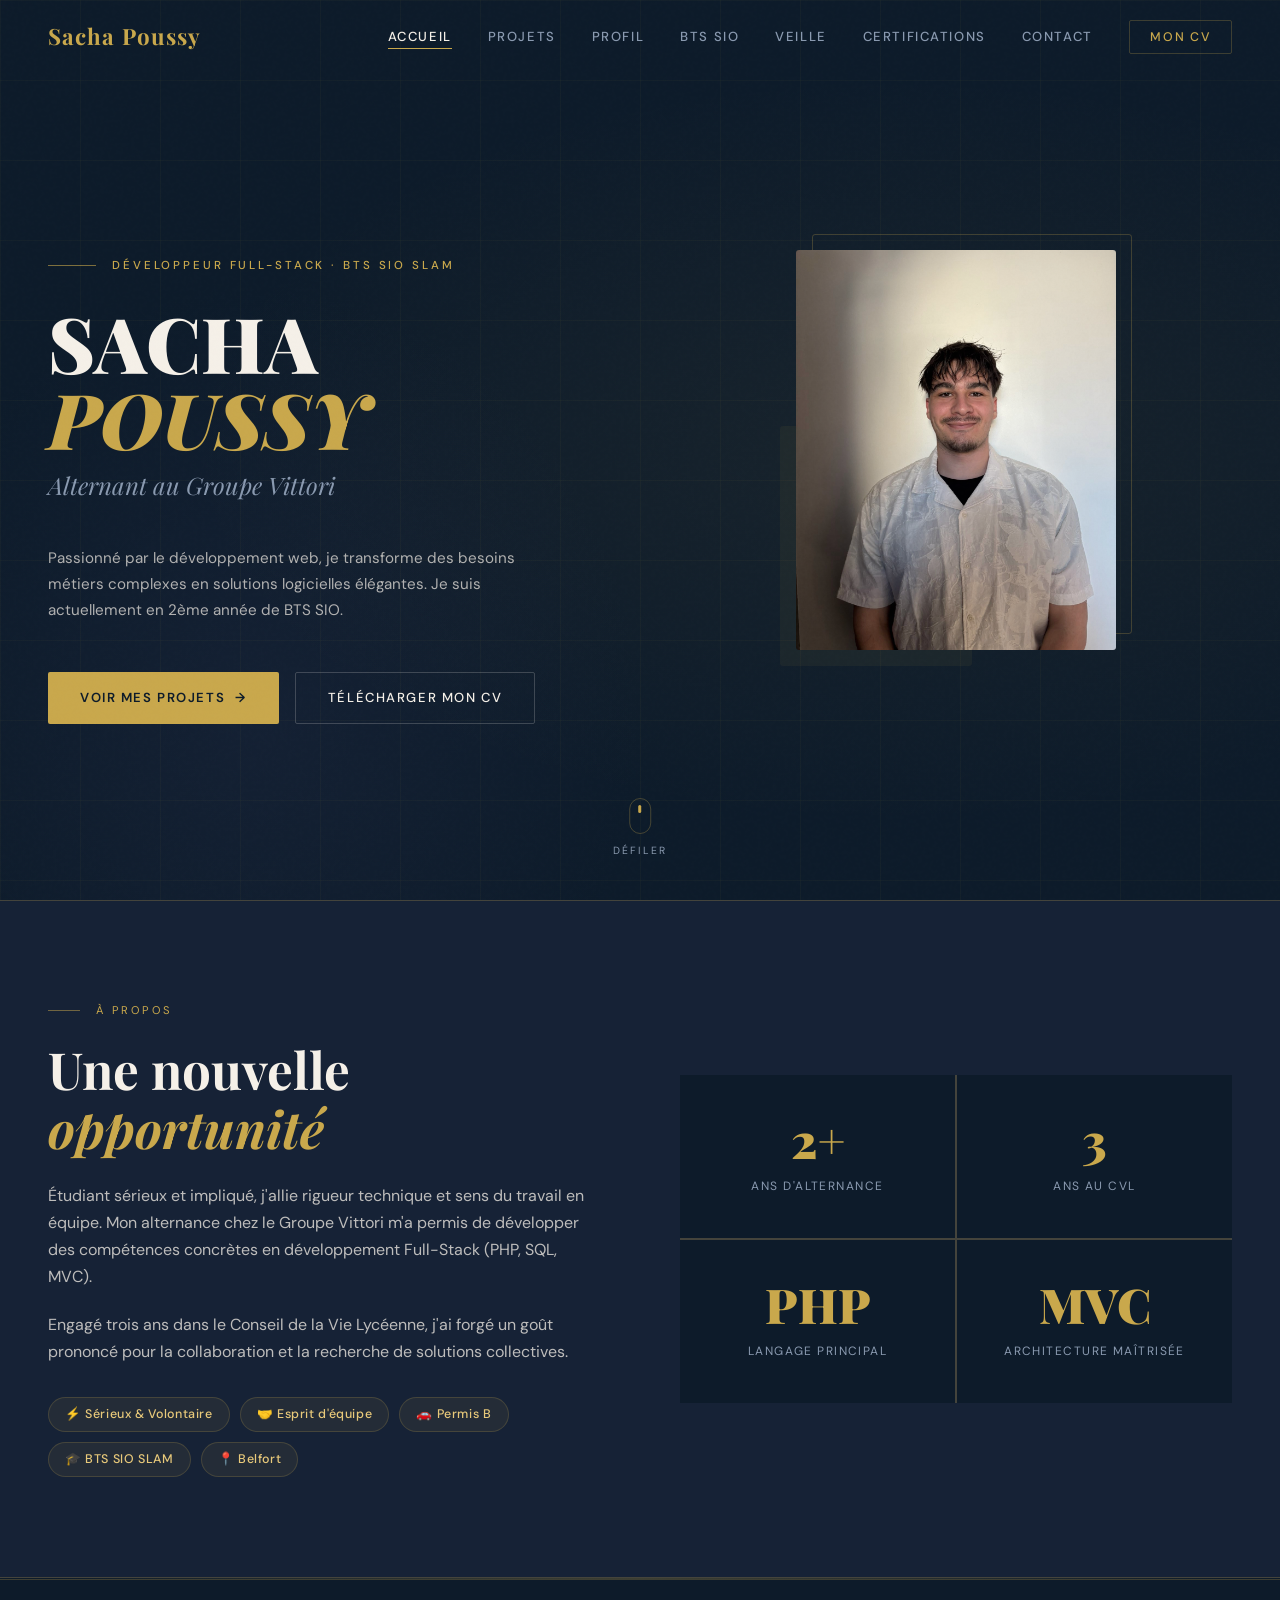
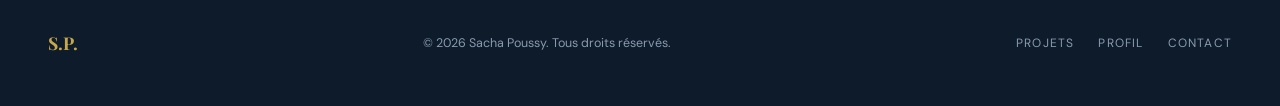
<file: index.html>
<!DOCTYPE html>
<html lang="fr">
<head>
  <meta charset="UTF-8">
  <meta name="viewport" content="width=device-width, initial-scale=1.0">
  <title>Sacha Poussy — Développeur Full-Stack</title>
  <link rel="stylesheet" href="style.css">
</head>
<body>

  <!-- NAVIGATION -->
  <nav class="nav" id="nav">
    <div class="nav-inner">
      <a href="index.html" class="nav-logo">Sacha Poussy</a>
      <ul class="nav-links">
        <li><a href="index.html" class="active">Accueil</a></li>
        <li><a href="projets.html">Projets</a></li>
        <li><a href="about.html">Profil</a></li>
        <li><a href="bts-sio.html">BTS SIO</a></li>
        <li><a href="veille.html">Veille</a></li>
        <li><a href="certifications.html">Certifications</a></li>
        <li><a href="contact.html">Contact</a></li>
        <li><a href="assets/cv-sacha.pdf" class="btn-cv-nav" target="_blank">Mon CV</a></li>
      </ul>
    </div>
  </nav>

  <!-- HERO -->
  <section class="hero">
    <div class="hero-bg"></div>
    <div class="hero-grid-lines"></div>
    <div class="hero-inner">
      <div class="hero-text">
        <div class="hero-eyebrow">
          <div class="eyebrow-line"></div>
          <span>Développeur Full-Stack · BTS SIO SLAM</span>
        </div>
        <h1 class="hero-title">SACHA<br><em>POUSSY</em></h1>
        <p class="hero-subtitle">Alternant au Groupe Vittori</p>
        <p class="hero-desc">
          Passionné par le développement web, je transforme des besoins métiers complexes en solutions logicielles élégantes. Je suis actuellement en 2ème année de BTS SIO.
        </p>
        <div class="hero-actions">
          <a href="projets.html" class="btn-primary">
            <span>Voir mes projets</span>
            <span>→</span>
          </a>
          <a href="assets/cv-sacha.pdf" class="btn-ghost" target="_blank">
            <span>Télécharger mon CV</span>
          </a>
        </div>
      </div>
      <div class="hero-visual">
        <div class="hero-photo-frame">
          <img src="assets/img/photocv.jpg" alt="Sacha Poussy">
        </div>
      </div>
    </div>
    <div class="scroll-indicator">
      <div class="scroll-mouse"></div>
      <span>Défiler</span>
    </div>
  </section>

  <!-- ABOUT STRIP -->
  <section class="section about-strip">
    <div class="section-inner">
      <div class="about-grid">
        <div class="about-text reveal">
          <div class="section-eyebrow"><span>À propos</span></div>
          <h2 class="section-title">Une nouvelle<br><em>opportunité</em></h2>
          <p style="margin-top:24px;">
            Étudiant sérieux et impliqué, j'allie rigueur technique et sens du travail en équipe. Mon alternance chez le Groupe Vittori m'a permis de développer des compétences concrètes en développement Full-Stack (PHP, SQL, MVC).
          </p>
          <p>
            Engagé trois ans dans le Conseil de la Vie Lycéenne, j'ai forgé un goût prononcé pour la collaboration et la recherche de solutions collectives.
          </p>
          <div class="about-tags">
            <span class="tag-pill">⚡ Sérieux & Volontaire</span>
            <span class="tag-pill">🤝 Esprit d'équipe</span>
            <span class="tag-pill">🚗 Permis B</span>
            <span class="tag-pill">🎓 BTS SIO SLAM</span>
            <span class="tag-pill">📍 Belfort</span>
          </div>
        </div>
        <div class="stats-grid reveal reveal-delay-1">
          <div class="stat-card">
            <span class="stat-number">2+</span>
            <span class="stat-label">Ans d'alternance</span>
          </div>
          <div class="stat-card">
            <span class="stat-number">3</span>
            <span class="stat-label">Ans au CVL</span>
          </div>
          <div class="stat-card">
            <span class="stat-number">PHP</span>
            <span class="stat-label">Langage principal</span>
          </div>
          <div class="stat-card">
            <span class="stat-number">MVC</span>
            <span class="stat-label">Architecture maîtrisée</span>
          </div>
        </div>
      </div>
    </div>
  </section>

  <!-- DIVIDER -->
  <div class="divider"></div>

  <!-- FOOTER -->
  <footer>
    <div class="footer-inner">
      <div class="footer-logo">S.P.</div>
      <p class="footer-copy">© 2026 Sacha Poussy. Tous droits réservés.</p>
      <div class="footer-links">
        <a href="projets.html">Projets</a>
        <a href="about.html">Profil</a>
        <a href="contact.html">Contact</a>
      </div>
    </div>
  </footer>

  <script>
    // Sticky nav
    const nav = document.getElementById('nav');
    window.addEventListener('scroll', () => {
      nav.classList.toggle('scrolled', window.scrollY > 40);
    });

    // Reveal on scroll
    const reveals = document.querySelectorAll('.reveal');
    const observer = new IntersectionObserver((entries) => {
      entries.forEach(e => {
        if (e.isIntersecting) {
          e.target.classList.add('visible');
        }
      });
    }, { threshold: 0.1 });
    reveals.forEach(el => observer.observe(el));
  </script>
</body>
</html>
</file>
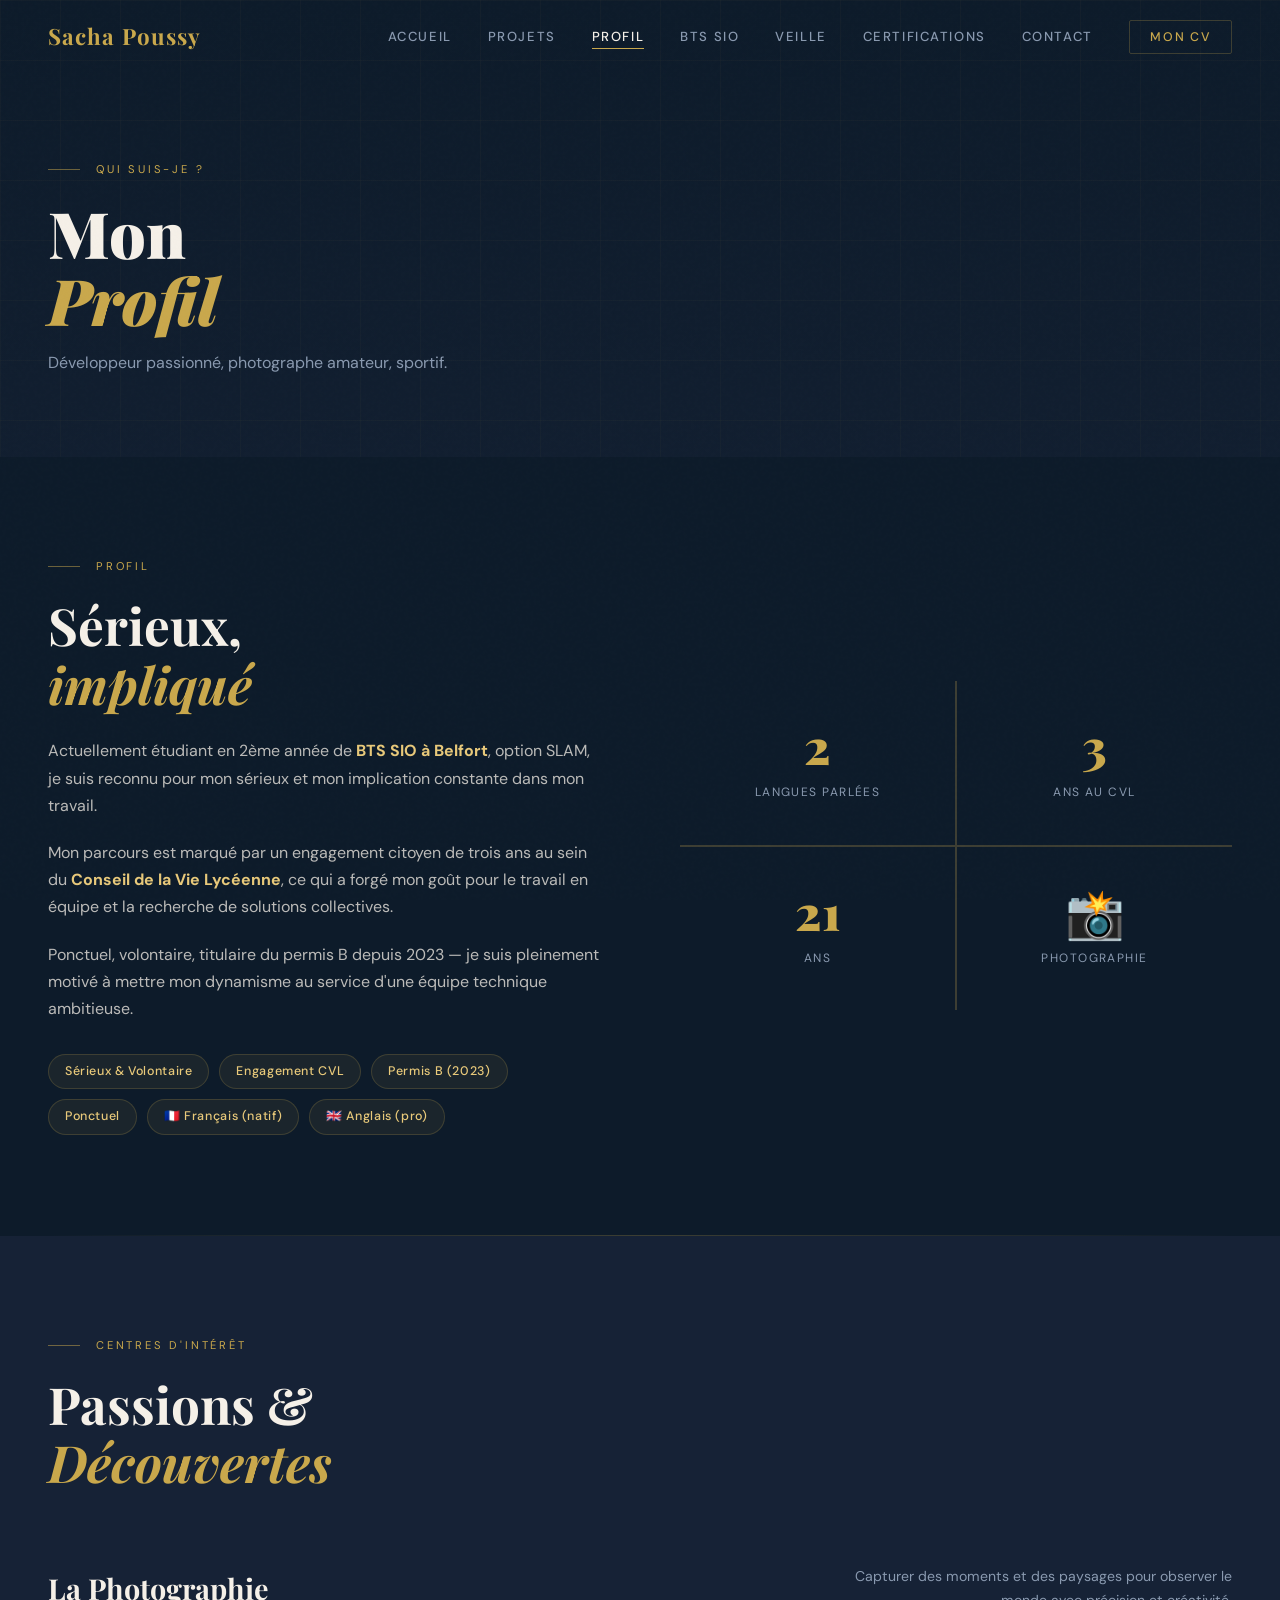
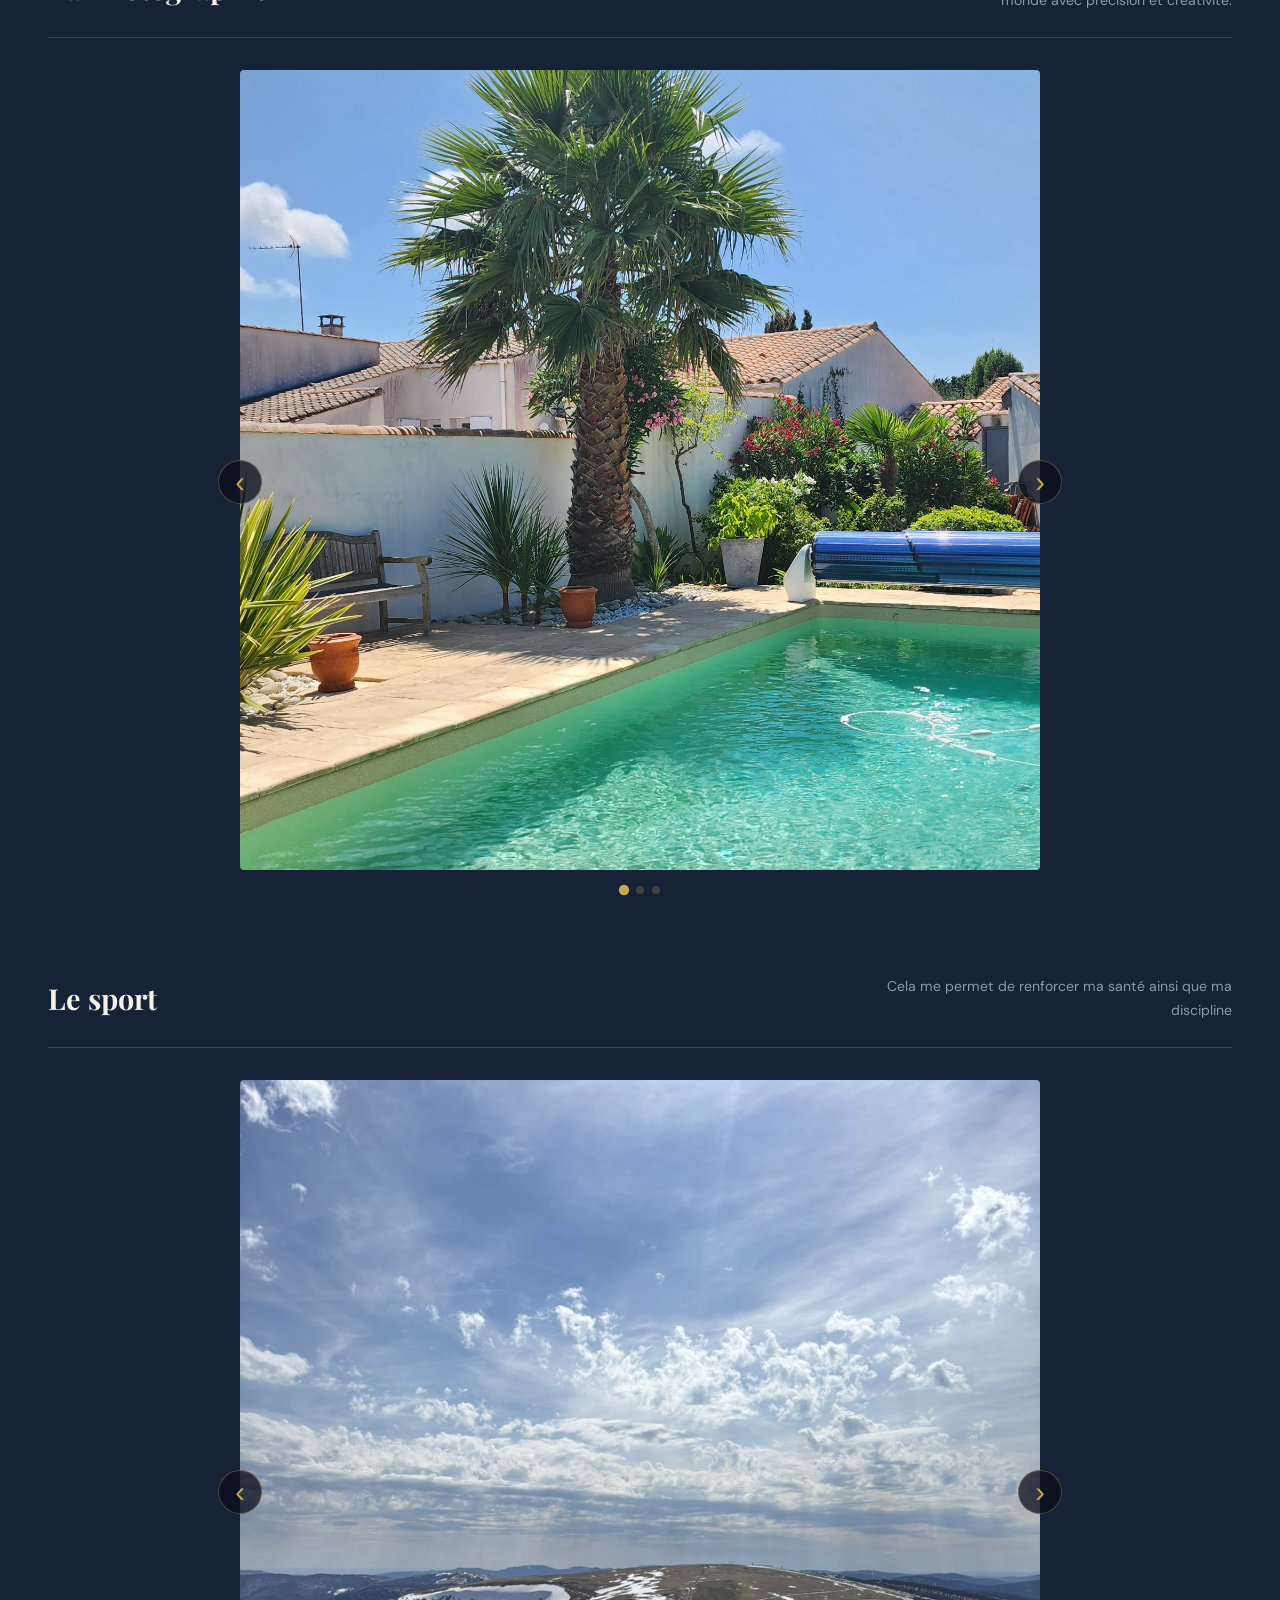
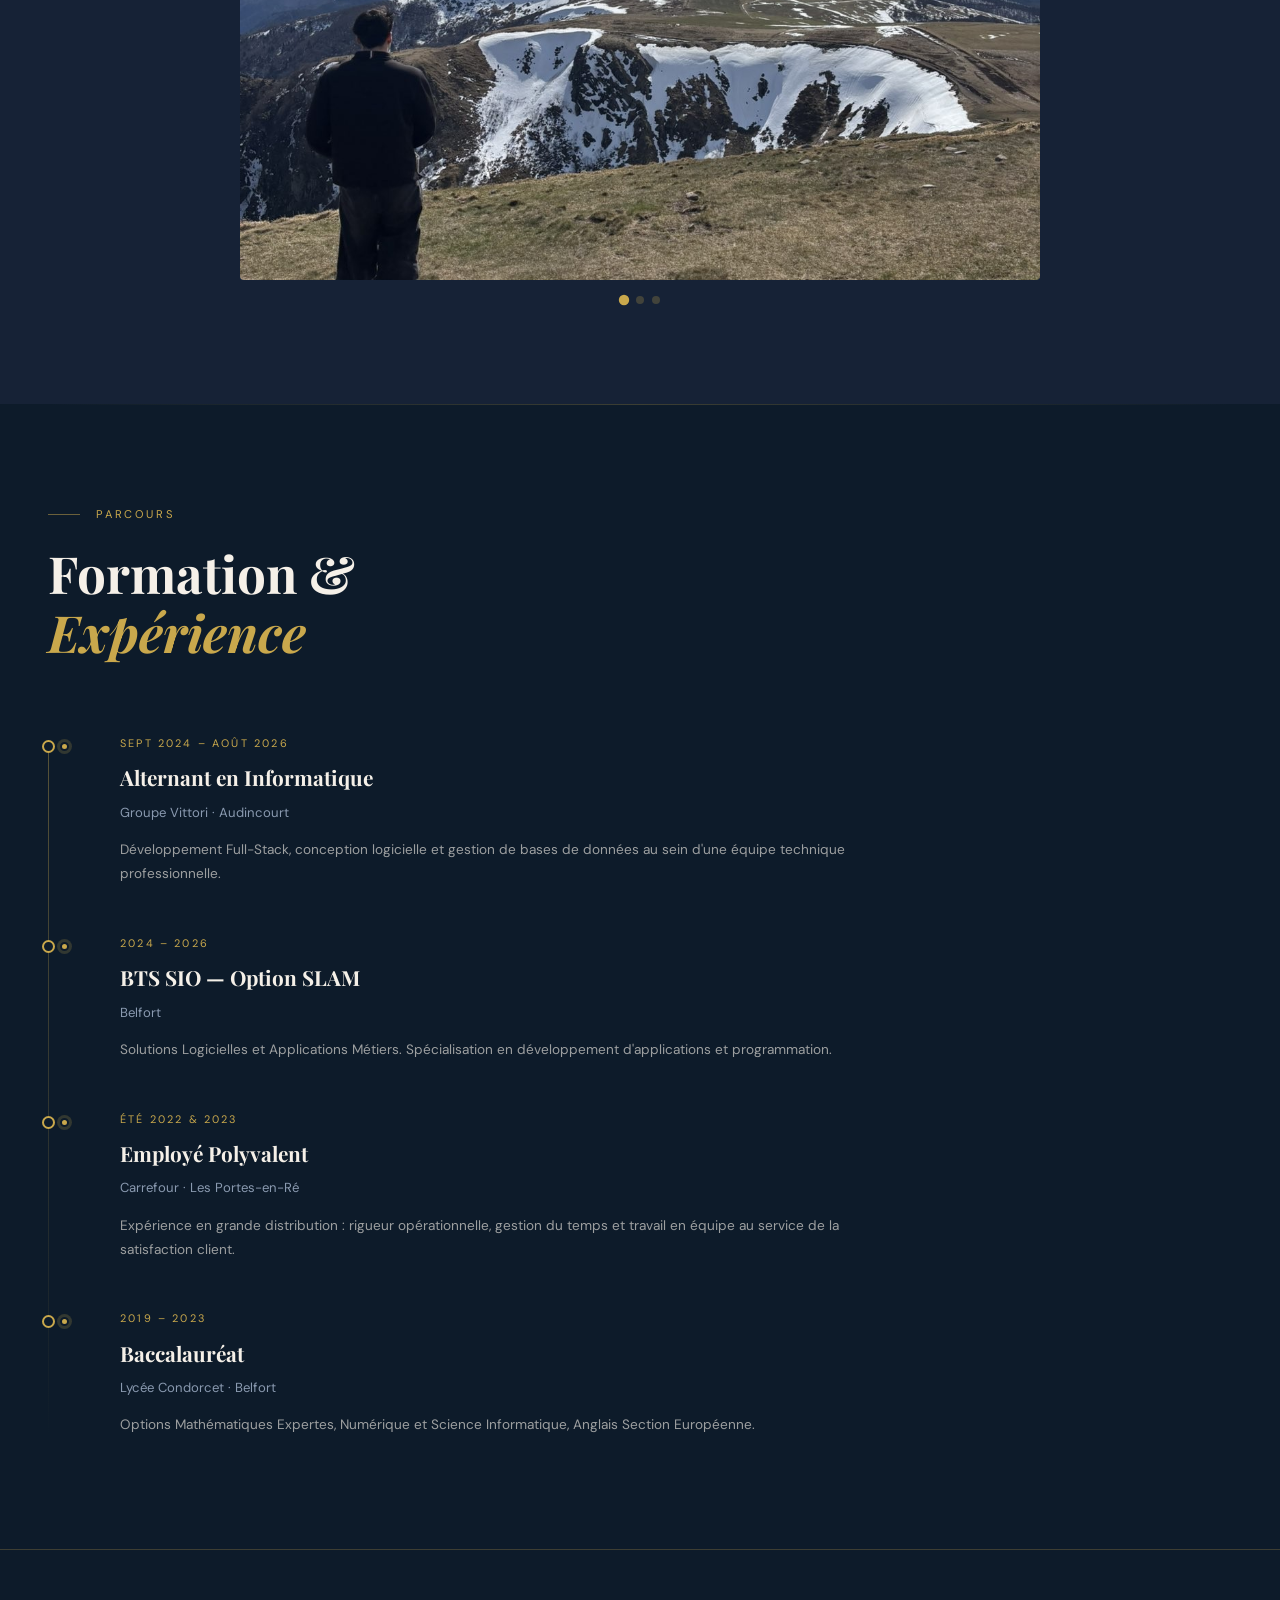
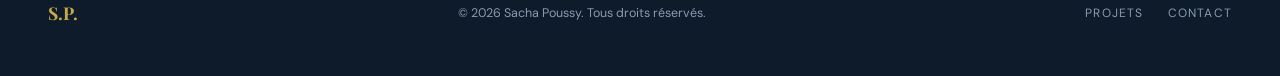
<file: about.html>
<!DOCTYPE html>
<html lang="fr">
<head>
  <meta charset="UTF-8">
  <meta name="viewport" content="width=device-width, initial-scale=1.0">
  <title>Sacha Poussy — Mon Profil</title>
  <link rel="stylesheet" href="style.css">
  <style>
    .carousel { position: relative; width: 100%; max-width: 800px; margin: 0 auto; user-select: none; }
    .carousel-track-wrap { overflow: hidden; border-radius: 4px; }
    .carousel-track { display: flex; transition: transform 0.45s cubic-bezier(0.4,0,0.2,1); align-items: flex-start; }
    .carousel-slide { min-width: 100%; }
    .carousel-slide img { width: 100%; height: auto; display: block; }
    .carousel-slide-placeholder { background: rgba(201,168,76,0.06); display: flex; align-items: center; justify-content: center; }
    .carousel-slide-placeholder span { font-family: var(--font-display,'Georgia',serif); font-size: 0.8rem; letter-spacing: 0.15em; color: var(--muted,#888); text-transform: uppercase; }
    .carousel-btn { position: absolute; top: 50%; transform: translateY(-50%); z-index: 10; background: rgba(10,14,28,0.75); border: 1px solid rgba(201,168,76,0.35); color: #c9a84c; width: 44px; height: 44px; border-radius: 50%; font-size: 1.8rem; line-height: 1; cursor: pointer; display: flex; align-items: center; justify-content: center; transition: background 0.2s, border-color 0.2s; }
    .carousel-btn:hover { background: rgba(201,168,76,0.15); border-color: rgba(201,168,76,0.7); }
    .carousel-btn-prev { left: -22px; }
    .carousel-btn-next { right: -22px; }
    .carousel-dots { display: flex; justify-content: center; gap: 8px; margin-top: 16px; }
    .carousel-dot { width: 8px; height: 8px; border-radius: 50%; background: rgba(201,168,76,0.25); border: none; cursor: pointer; padding: 0; transition: background 0.2s, transform 0.2s; }
    .carousel-dot.active { background: #c9a84c; transform: scale(1.3); }
    @media (max-width: 640px) { .carousel-btn-prev { left: 4px; } .carousel-btn-next { right: 4px; } }
  </style>
</head>
<body>

  <!-- NAVIGATION -->
  <nav class="nav scrolled" id="nav">
    <div class="nav-inner">
      <a href="index.html" class="nav-logo">Sacha Poussy</a>
      <ul class="nav-links">
        <li><a href="index.html">Accueil</a></li>
        <li><a href="projets.html">Projets</a></li>
        <li><a href="about.html" class="active">Profil</a></li>
        <li><a href="bts-sio.html">BTS SIO</a></li>
        <li><a href="veille.html">Veille</a></li>
        <li><a href="certifications.html">Certifications</a></li>
        <li><a href="contact.html">Contact</a></li>
        <li><a href="assets/cv-sacha.pdf" class="btn-cv-nav" target="_blank">Mon CV</a></li>
      </ul>
    </div>
  </nav>

  <!-- PAGE HEADER -->
  <div class="page-header">
    <div class="page-header-bg"></div>
    <div class="page-header-inner">
      <div class="section-eyebrow"><span>Qui suis-je ?</span></div>
      <h1>Mon<br><em>Profil</em></h1>
      <p>Développeur passionné, photographe amateur, sportif.</p>
    </div>
  </div>

  <!-- ABOUT -->
  <section class="section">
    <div class="section-inner">
      <div class="about-grid reveal">
        <div class="about-text">
          <div class="section-eyebrow"><span>Profil</span></div>
          <h2 class="section-title">Sérieux,<br><em>impliqué</em></h2>
          <p style="margin-top:24px;">
            Actuellement étudiant en 2ème année de <strong style="color: var(--gold-light)">BTS SIO à Belfort</strong>, option SLAM, je suis reconnu pour mon sérieux et mon implication constante dans mon travail.
          </p>
          <p>
            Mon parcours est marqué par un engagement citoyen de trois ans au sein du <strong style="color: var(--gold-light)">Conseil de la Vie Lycéenne</strong>, ce qui a forgé mon goût pour le travail en équipe et la recherche de solutions collectives.
          </p>
          <p>Ponctuel, volontaire, titulaire du permis B depuis 2023 — je suis pleinement motivé à mettre mon dynamisme au service d'une équipe technique ambitieuse.</p>
          <div class="about-tags" style="margin-top: 32px;">
            <span class="tag-pill">Sérieux & Volontaire</span>
            <span class="tag-pill">Engagement CVL</span>
            <span class="tag-pill">Permis B (2023)</span>
            <span class="tag-pill">Ponctuel</span>
            <span class="tag-pill">🇫🇷 Français (natif)</span>
            <span class="tag-pill">🇬🇧 Anglais (pro)</span>
          </div>
        </div>
        <div class="stats-grid reveal reveal-delay-1">
          <div class="stat-card">
            <span class="stat-number">2</span>
            <span class="stat-label">Langues parlées</span>
          </div>
          <div class="stat-card">
            <span class="stat-number">3</span>
            <span class="stat-label">Ans au CVL</span>
          </div>
          <div class="stat-card">
            <span class="stat-number">21</span>
            <span class="stat-label">Ans</span>
          </div>
          <div class="stat-card">
            <span class="stat-number">📸</span>
            <span class="stat-label">Photographie</span>
          </div>
        </div>
      </div>
    </div>
  </section>

  <div class="divider"></div>

  <!-- PHOTOGRAPHY -->
  <section class="section" style="background: var(--navy-mid);">
    <div class="section-inner">
      <div class="section-header reveal">
        <div class="section-eyebrow"><span>Centres d'intérêt</span></div>
        <h2 class="section-title">Passions &amp;<br><em>Découvertes</em></h2>
      </div>

      <!-- Photography -->
      <div class="gallery-block reveal">
        <div class="gallery-header">
          <h3>La Photographie</h3>
          <p>Capturer des moments et des paysages pour observer le monde avec précision et créativité.</p>
        </div>
        <div class="carousel" id="carousel-photo">
          <button class="carousel-btn carousel-btn-prev" onclick="moveCarousel('carousel-photo', -1)">&#8249;</button>
          <div class="carousel-track-wrap">
            <div class="carousel-track">
              <div class="carousel-slide"><img src="assets/img/piscine.jpg" alt="Piscine"></div>
              <div class="carousel-slide"><img src="assets/img/colmar.jpg" alt="Colmar by night"></div>
              <div class="carousel-slide"><img src="assets/img/fleur.jpg" alt="Fleurs"></div>
            </div>
          </div>
          <button class="carousel-btn carousel-btn-next" onclick="moveCarousel('carousel-photo', 1)">&#8250;</button>
          <div class="carousel-dots" id="dots-carousel-photo"></div>
        </div>
      </div>


      <div class="gallery-block reveal">
        <div class="gallery-header">
          <h3>Le sport</h3>
          <p>Cela me permet de renforcer ma santé ainsi que ma discipline</p>
        </div>
        <div class="carousel" id="carousel-social">
          <button class="carousel-btn carousel-btn-prev" onclick="moveCarousel('carousel-social', -1)">&#8249;</button>
          <div class="carousel-track-wrap">
            <div class="carousel-track">
              <div class="carousel-slide"><img src="assets/img/balade.jpg" alt="balade"></div>
              <div class="carousel-slide"><img src="assets/img/ballon.jpg" alt="ballon"></div>
              <div class="carousel-slide"><img src="assets/img/vent.jpg" alt="vent"></div>
            </div>
          </div>
          <button class="carousel-btn carousel-btn-next" onclick="moveCarousel('carousel-social', 1)">&#8250;</button>
          <div class="carousel-dots" id="dots-carousel-social"></div>
        </div>
      </div>

    </div>
  </section>


  <div class="divider"></div>

  <!-- PARCOURS -->
  <section class="section">
    <div class="section-inner">
      <div class="section-header reveal">
        <div class="section-eyebrow"><span>Parcours</span></div>
        <h2 class="section-title">Formation &amp;<br><em>Expérience</em></h2>
      </div>

      <div class="timeline-container reveal">
        <div class="timeline-item">
          <div class="timeline-dot"></div>
          <div class="timeline-date">Sept 2024 – Août 2026</div>
          <h3>Alternant en Informatique</h3>
          <div class="company">Groupe Vittori · Audincourt</div>
          <p>Développement Full-Stack, conception logicielle et gestion de bases de données au sein d'une équipe technique professionnelle.</p>
        </div>
        <div class="timeline-item">
          <div class="timeline-dot"></div>
          <div class="timeline-date">2024 – 2026</div>
          <h3>BTS SIO — Option SLAM</h3>
          <div class="company">Belfort</div>
          <p>Solutions Logicielles et Applications Métiers. Spécialisation en développement d'applications et programmation.</p>
        </div>
        <div class="timeline-item">
          <div class="timeline-dot"></div>
          <div class="timeline-date">Été 2022 &amp; 2023</div>
          <h3>Employé Polyvalent</h3>
          <div class="company">Carrefour · Les Portes-en-Ré</div>
          <p>Expérience en grande distribution : rigueur opérationnelle, gestion du temps et travail en équipe au service de la satisfaction client.</p>
        </div>
        <div class="timeline-item">
          <div class="timeline-dot"></div>
          <div class="timeline-date">2019 – 2023</div>
          <h3>Baccalauréat</h3>
          <div class="company">Lycée Condorcet · Belfort</div>
          <p>Options Mathématiques Expertes, Numérique et Science Informatique, Anglais Section Européenne.</p>
        </div>
      </div>
    </div>
  </section>

  <!-- FOOTER -->
  <footer>
    <div class="footer-inner">
      <div class="footer-logo">S.P.</div>
      <p class="footer-copy">© 2026 Sacha Poussy. Tous droits réservés.</p>
      <div class="footer-links">
        <a href="projets.html">Projets</a>
        <a href="contact.html">Contact</a>
      </div>
    </div>
  </footer>

  <script>
    const nav = document.getElementById('nav');
    window.addEventListener('scroll', () => {
      nav.classList.toggle('scrolled', window.scrollY > 40);
    });
    const reveals = document.querySelectorAll('.reveal');
    const observer = new IntersectionObserver((entries) => {
      entries.forEach(e => { if (e.isIntersecting) e.target.classList.add('visible'); });
    }, { threshold: 0.1 });
    reveals.forEach(el => observer.observe(el));

    // Carousel logic
    const carousels = {};
    function initCarousel(id) {
      const el = document.getElementById(id);
      if (!el) return;
      const track = el.querySelector('.carousel-track');
      const slides = el.querySelectorAll('.carousel-slide');
      const dotsContainer = document.getElementById('dots-' + id);
      const total = slides.length;
      carousels[id] = { track, total, current: 0 };
      for (let i = 0; i < total; i++) {
        const dot = document.createElement('button');
        dot.className = 'carousel-dot' + (i === 0 ? ' active' : '');
        dot.addEventListener('click', () => goTo(id, i));
        dotsContainer.appendChild(dot);
      }
      // Touch/swipe support
      let startX = 0;
      el.addEventListener('touchstart', e => { startX = e.touches[0].clientX; }, { passive: true });
      el.addEventListener('touchend', e => {
        const diff = startX - e.changedTouches[0].clientX;
        if (Math.abs(diff) > 40) moveCarousel(id, diff > 0 ? 1 : -1);
      });
    }
    function goTo(id, index) {
      const c = carousels[id];
      c.current = (index + c.total) % c.total;
      c.track.style.transform = `translateX(-${c.current * 100}%)`;
      document.getElementById('dots-' + id).querySelectorAll('.carousel-dot').forEach((d, i) => {
        d.classList.toggle('active', i === c.current);
      });
    }
    function moveCarousel(id, dir) { goTo(id, carousels[id].current + dir); }
    ['carousel-photo', 'carousel-animals', 'carousel-social'].forEach(initCarousel);
  </script>

</body>
</html>
</file>
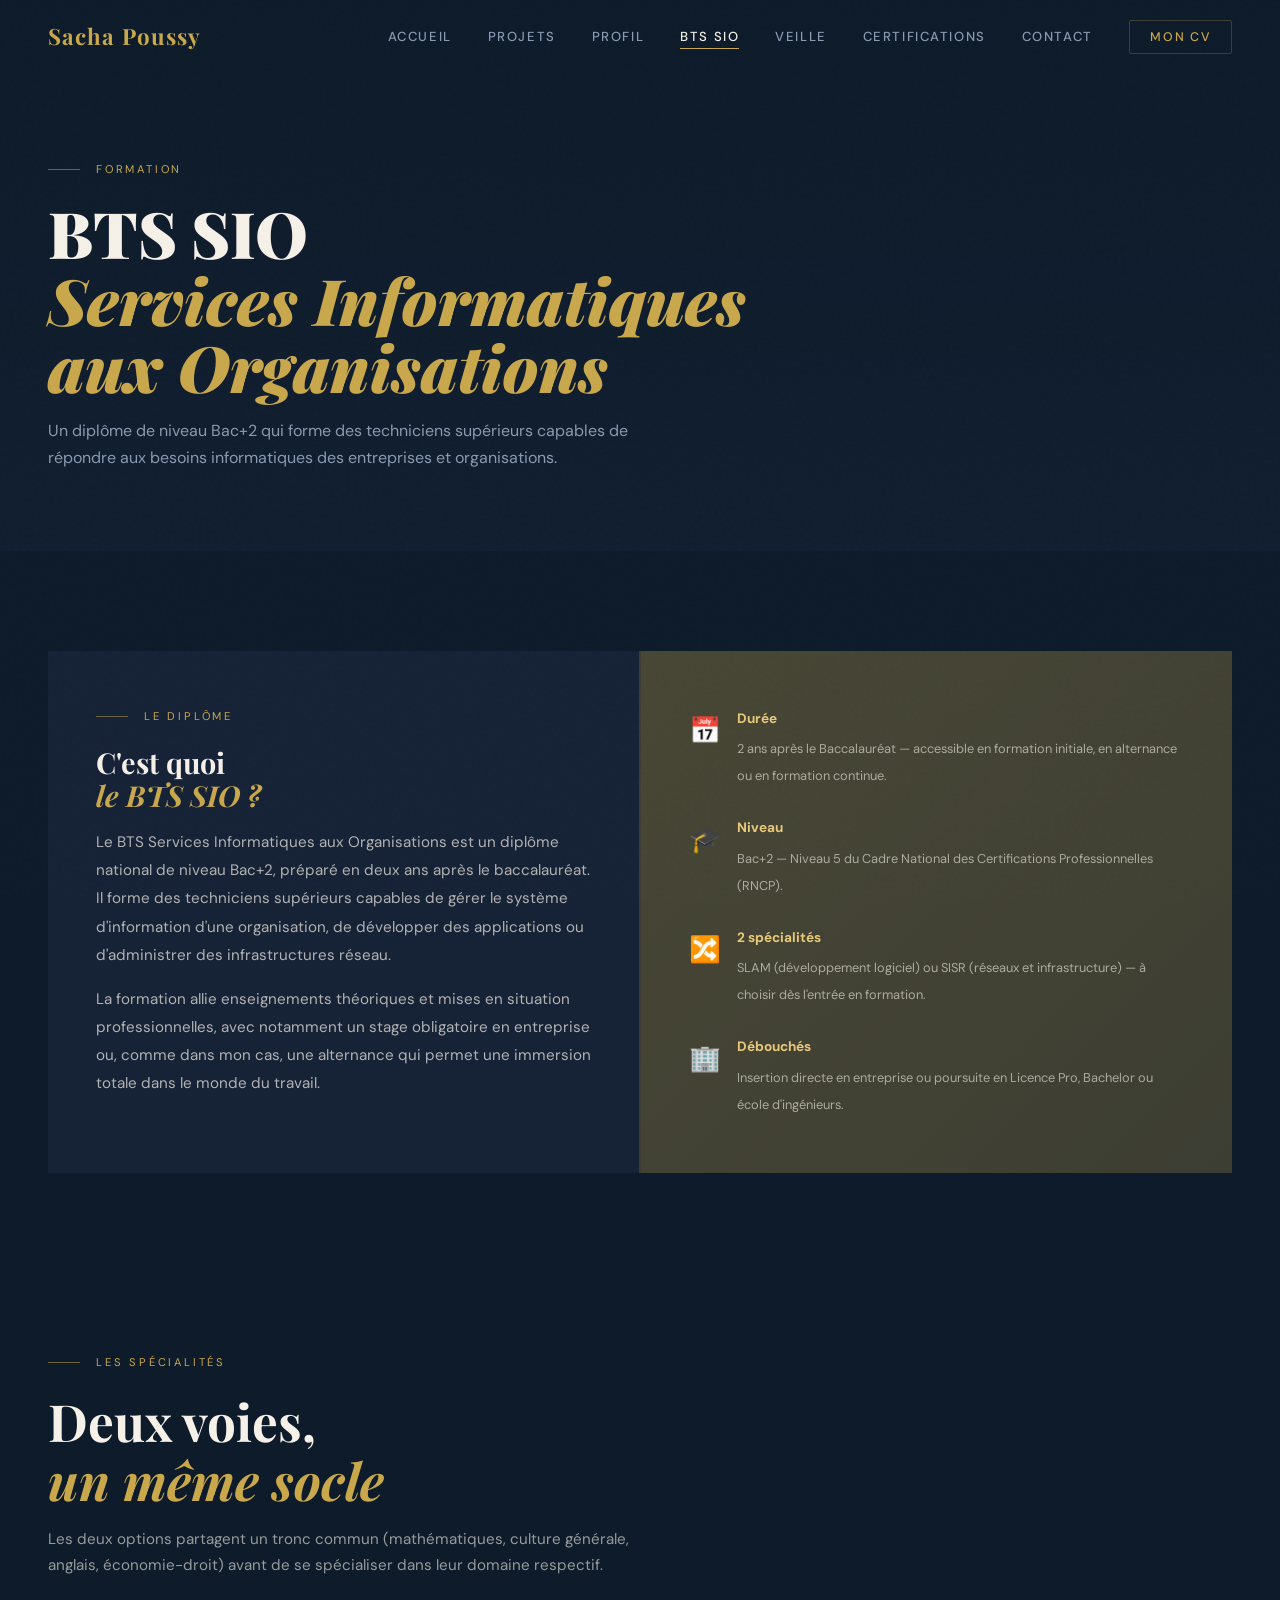
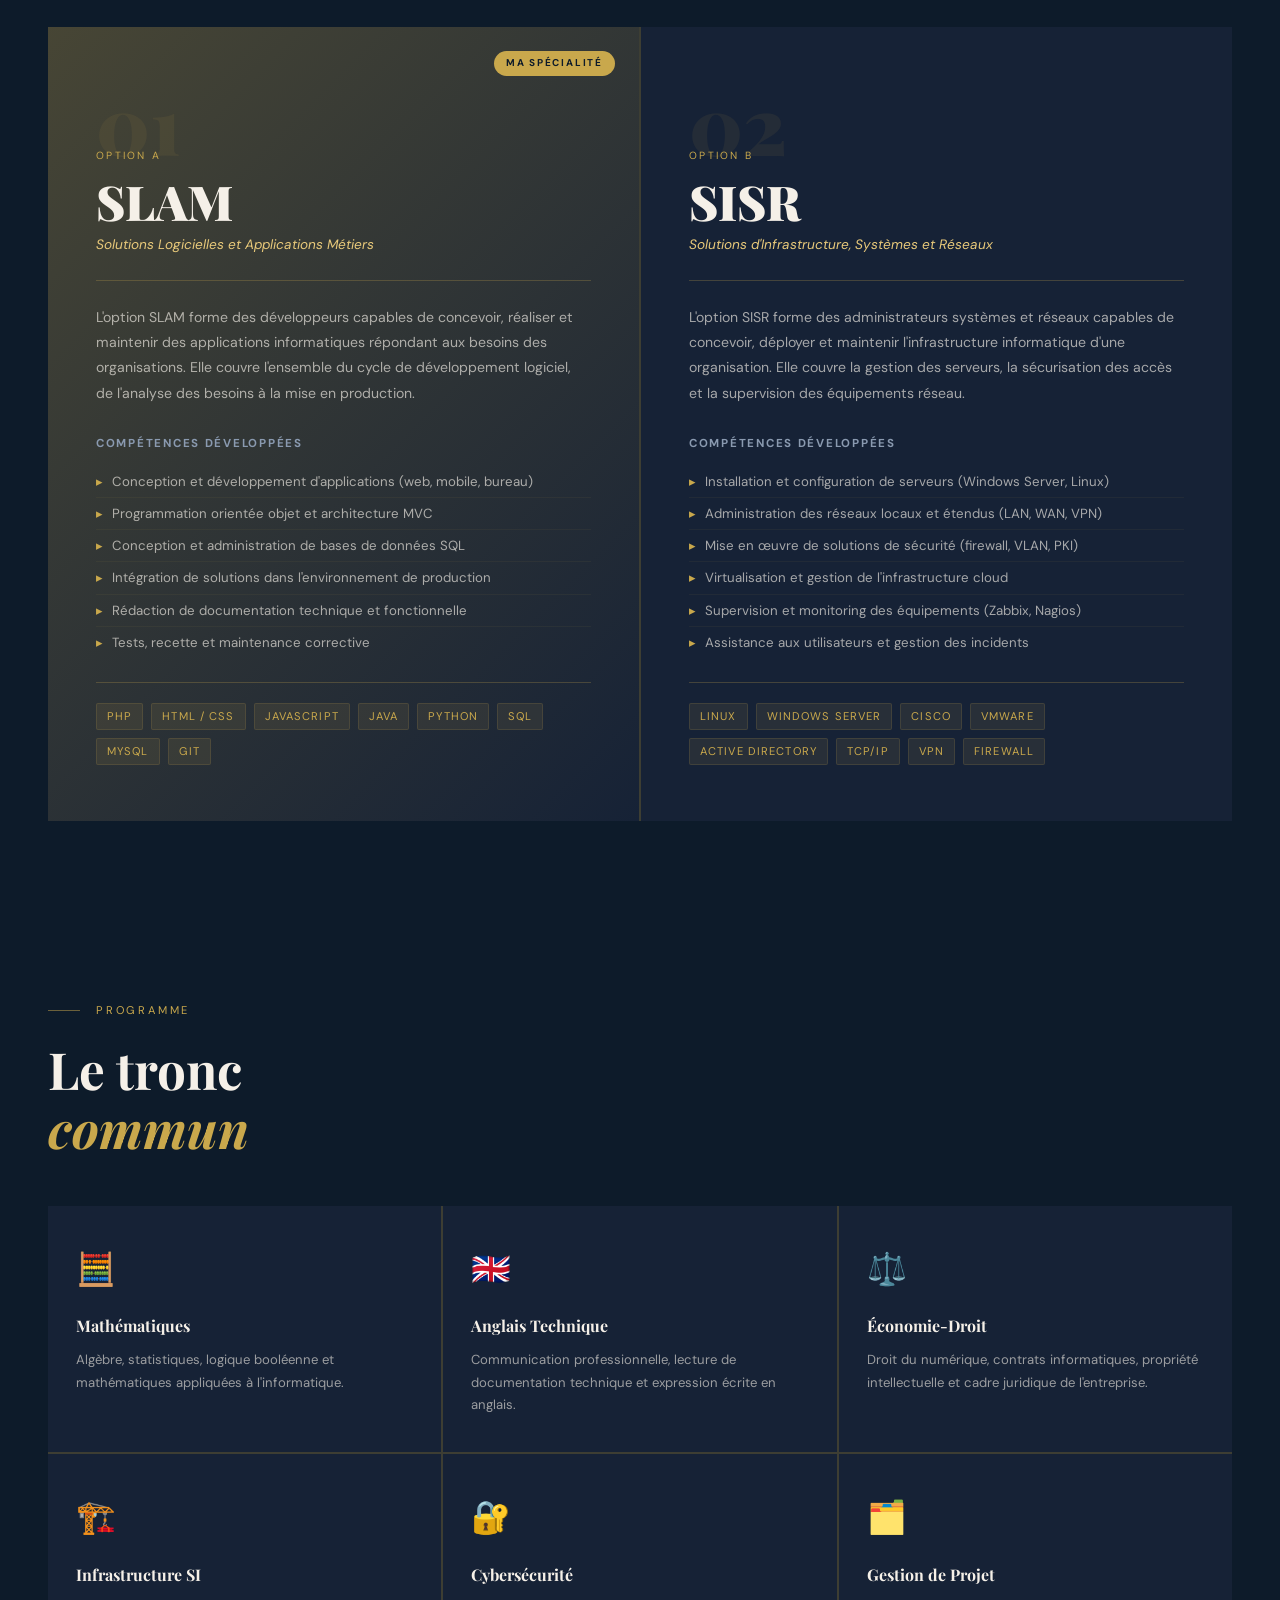
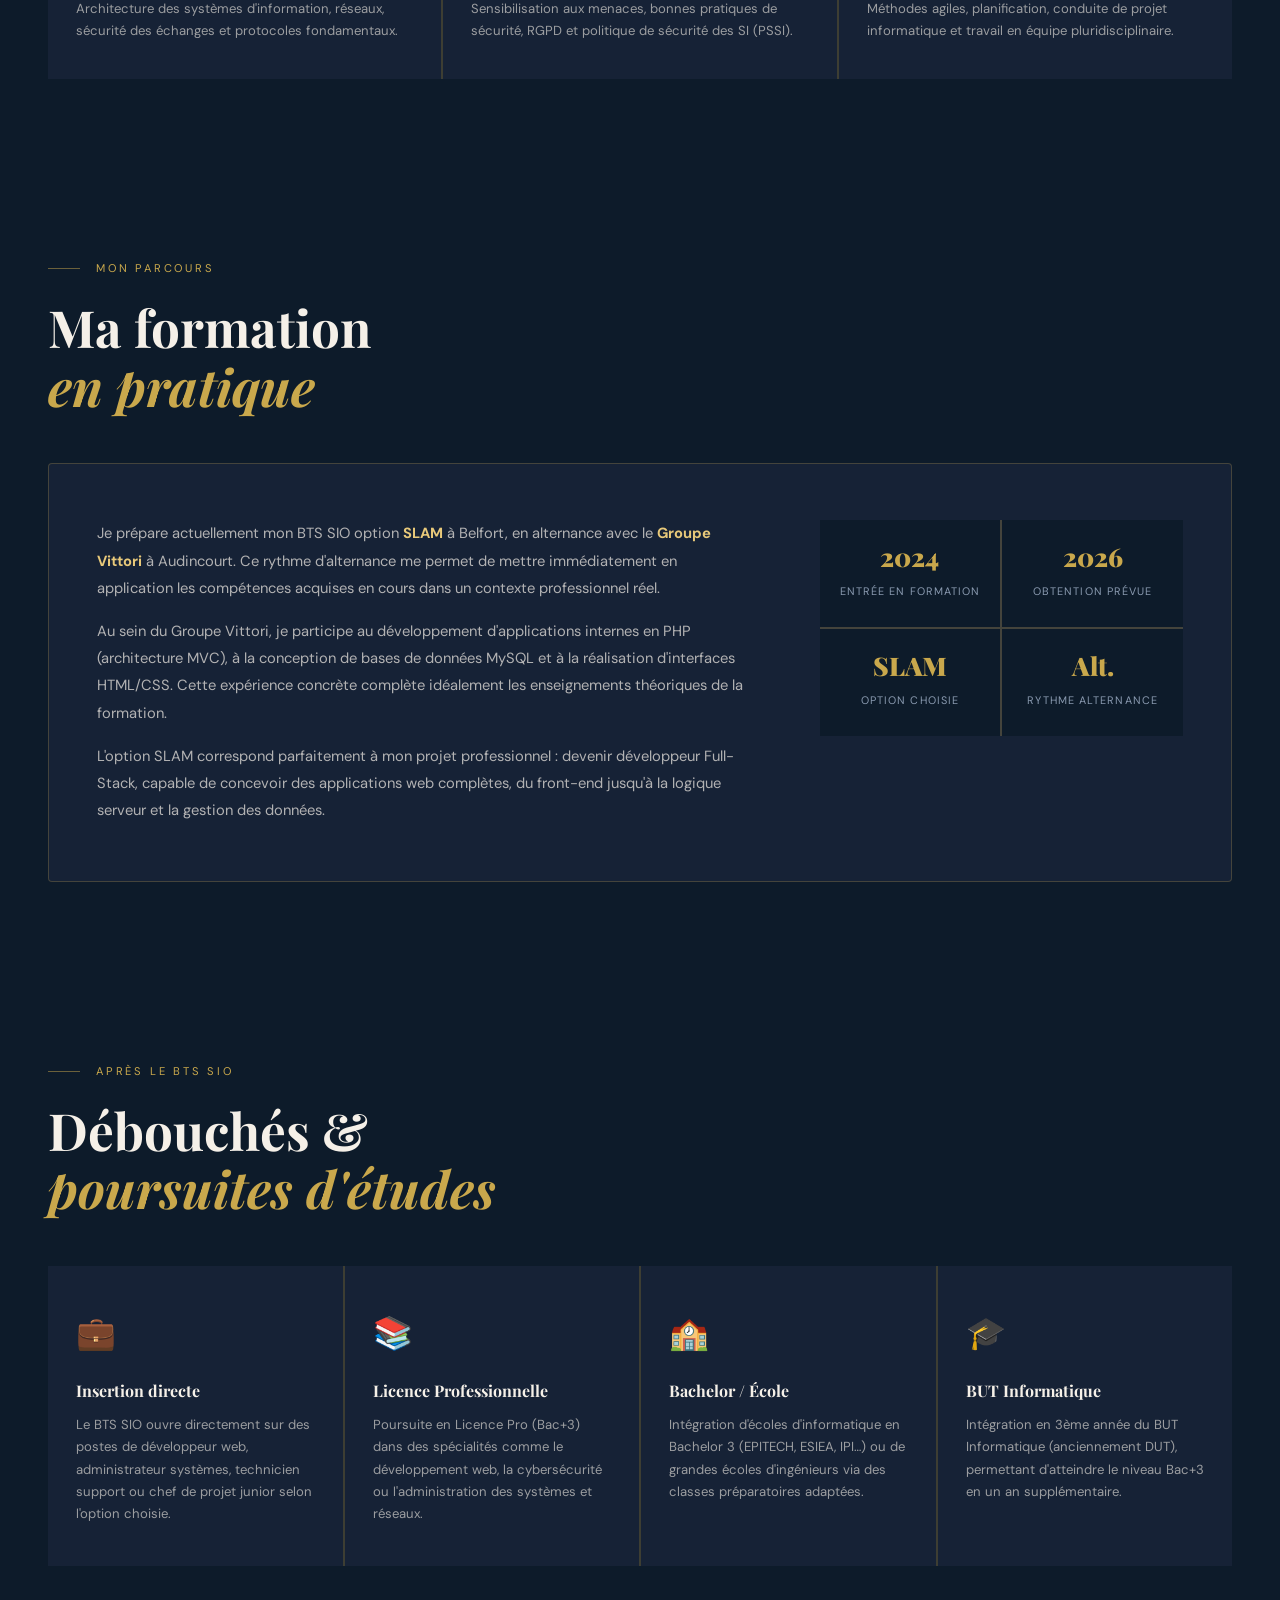
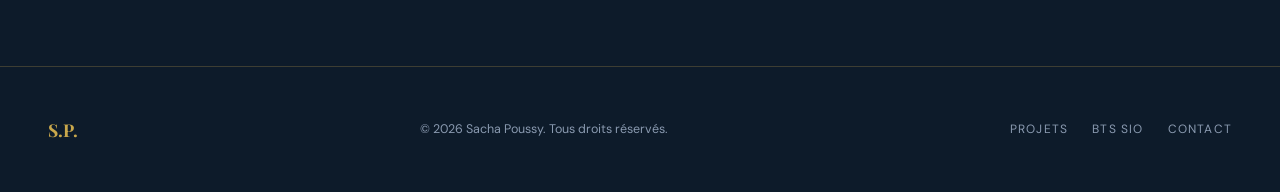
<file: bts-sio.html>
<!DOCTYPE html>
<html lang="fr">
<head>
  <meta charset="UTF-8">
  <meta name="viewport" content="width=device-width, initial-scale=1.0">
  <title>Sacha Poussy — BTS SIO</title>
  <link rel="stylesheet" href="style.css">
</head>
<body>

  <nav class="nav" id="nav">
    <div class="nav-inner">
      <a href="index.html" class="nav-logo">Sacha Poussy</a>
      <ul class="nav-links">
        <li><a href="index.html">Accueil</a></li>
        <li><a href="projets.html">Projets</a></li>
        <li><a href="about.html">Profil</a></li>
        <li><a href="bts-sio.html" class="active">BTS SIO</a></li>
        <li><a href="veille.html">Veille</a></li>
        <li><a href="certifications.html">Certifications</a></li>
        <li><a href="contact.html">Contact</a></li>
        <li><a href="assets/cv-sacha.pdf" class="btn-cv-nav" target="_blank">Mon CV</a></li>
      </ul>
    </div>
  </nav>

  <header class="page-header">
    <div class="page-header-inner">
      <div class="section-eyebrow"><span>Formation</span></div>
      <h1 class="page-title">BTS SIO<br><em>Services Informatiques<br>aux Organisations</em></h1>
      <p class="page-subtitle">Un diplôme de niveau Bac+2 qui forme des techniciens supérieurs capables de répondre aux besoins informatiques des entreprises et organisations.</p>
    </div>
  </header>

  <!-- PRÉSENTATION GÉNÉRALE -->
  <section class="section">
    <div class="section-inner">

      <div class="diploma-banner reveal">
        <div class="diploma-main">
          <div class="section-eyebrow"><span>Le diplôme</span></div>
          <h2 class="section-title" style="font-size:1.8rem;">C'est quoi<br><em>le BTS SIO ?</em></h2>
          <p>
            Le BTS Services Informatiques aux Organisations est un diplôme national de niveau Bac+2, préparé en deux ans après le baccalauréat. Il forme des techniciens supérieurs capables de gérer le système d'information d'une organisation, de développer des applications ou d'administrer des infrastructures réseau.
          </p>
          <p style="margin-top:16px;">
            La formation allie enseignements théoriques et mises en situation professionnelles, avec notamment un stage obligatoire en entreprise ou, comme dans mon cas, une alternance qui permet une immersion totale dans le monde du travail.
          </p>
        </div>
        <div class="diploma-aside">
          <div class="diploma-fact">
            <span class="diploma-fact-icon">📅</span>
            <div class="diploma-fact-text">
              <strong>Durée</strong>
              <span>2 ans après le Baccalauréat — accessible en formation initiale, en alternance ou en formation continue.</span>
            </div>
          </div>
          <div class="diploma-fact">
            <span class="diploma-fact-icon">🎓</span>
            <div class="diploma-fact-text">
              <strong>Niveau</strong>
              <span>Bac+2 — Niveau 5 du Cadre National des Certifications Professionnelles (RNCP).</span>
            </div>
          </div>
          <div class="diploma-fact">
            <span class="diploma-fact-icon">🔀</span>
            <div class="diploma-fact-text">
              <strong>2 spécialités</strong>
              <span>SLAM (développement logiciel) ou SISR (réseaux et infrastructure) — à choisir dès l'entrée en formation.</span>
            </div>
          </div>
          <div class="diploma-fact">
            <span class="diploma-fact-icon">🏢</span>
            <div class="diploma-fact-text">
              <strong>Débouchés</strong>
              <span>Insertion directe en entreprise ou poursuite en Licence Pro, Bachelor ou école d'ingénieurs.</span>
            </div>
          </div>
        </div>
      </div>

    </div>
  </section>

  <!-- LES DEUX OPTIONS -->
  <section class="section section-no-top">
    <div class="section-inner">

      <div class="section-eyebrow reveal"><span>Les spécialités</span></div>
      <h2 class="section-title reveal">Deux voies,<br><em>un même socle</em></h2>
      <p class="section-subtitle reveal">Les deux options partagent un tronc commun (mathématiques, culture générale, anglais, économie-droit) avant de se spécialiser dans leur domaine respectif.</p>

      <div class="options-grid reveal">

        <!-- SLAM -->
        <div class="option-block active-option">
          <div class="option-number">01</div>
          <div class="option-label">Option A</div>
          <h3 class="option-title">SLAM</h3>
          <p class="option-fullname">Solutions Logicielles et Applications Métiers</p>
          <p class="option-desc">
            L'option SLAM forme des développeurs capables de concevoir, réaliser et maintenir des applications informatiques répondant aux besoins des organisations. Elle couvre l'ensemble du cycle de développement logiciel, de l'analyse des besoins à la mise en production.
          </p>
          <div class="option-skills">
            <h4>Compétences développées</h4>
            <ul class="option-skill-list">
              <li>Conception et développement d'applications (web, mobile, bureau)</li>
              <li>Programmation orientée objet et architecture MVC</li>
              <li>Conception et administration de bases de données SQL</li>
              <li>Intégration de solutions dans l'environnement de production</li>
              <li>Rédaction de documentation technique et fonctionnelle</li>
              <li>Tests, recette et maintenance corrective</li>
            </ul>
          </div>
          <div class="option-techs">
            <span class="skill-tag">PHP</span>
            <span class="skill-tag">HTML / CSS</span>
            <span class="skill-tag">JavaScript</span>
            <span class="skill-tag">Java</span>
            <span class="skill-tag">Python</span>
            <span class="skill-tag">SQL</span>
            <span class="skill-tag">MySQL</span>
            <span class="skill-tag">Git</span>
          </div>
        </div>

        <!-- SISR -->
        <div class="option-block">
          <div class="option-number">02</div>
          <div class="option-label">Option B</div>
          <h3 class="option-title">SISR</h3>
          <p class="option-fullname">Solutions d'Infrastructure, Systèmes et Réseaux</p>
          <p class="option-desc">
            L'option SISR forme des administrateurs systèmes et réseaux capables de concevoir, déployer et maintenir l'infrastructure informatique d'une organisation. Elle couvre la gestion des serveurs, la sécurisation des accès et la supervision des équipements réseau.
          </p>
          <div class="option-skills">
            <h4>Compétences développées</h4>
            <ul class="option-skill-list">
              <li>Installation et configuration de serveurs (Windows Server, Linux)</li>
              <li>Administration des réseaux locaux et étendus (LAN, WAN, VPN)</li>
              <li>Mise en œuvre de solutions de sécurité (firewall, VLAN, PKI)</li>
              <li>Virtualisation et gestion de l'infrastructure cloud</li>
              <li>Supervision et monitoring des équipements (Zabbix, Nagios)</li>
              <li>Assistance aux utilisateurs et gestion des incidents</li>
            </ul>
          </div>
          <div class="option-techs">
            <span class="skill-tag">Linux</span>
            <span class="skill-tag">Windows Server</span>
            <span class="skill-tag">Cisco</span>
            <span class="skill-tag">VMware</span>
            <span class="skill-tag">Active Directory</span>
            <span class="skill-tag">TCP/IP</span>
            <span class="skill-tag">VPN</span>
            <span class="skill-tag">Firewall</span>
          </div>
        </div>

      </div>

    </div>
  </section>

  <!-- TRONC COMMUN -->
  <section class="section section-no-top">
    <div class="section-inner">

      <div class="section-eyebrow reveal"><span>Programme</span></div>
      <h2 class="section-title reveal">Le tronc<br><em>commun</em></h2>

      <div class="common-grid reveal">
        <div class="common-card">
          <span class="common-icon">🧮</span>
          <h4>Mathématiques</h4>
          <p>Algèbre, statistiques, logique booléenne et mathématiques appliquées à l'informatique.</p>
        </div>
        <div class="common-card">
          <span class="common-icon">🇬🇧</span>
          <h4>Anglais Technique</h4>
          <p>Communication professionnelle, lecture de documentation technique et expression écrite en anglais.</p>
        </div>
        <div class="common-card">
          <span class="common-icon">⚖️</span>
          <h4>Économie-Droit</h4>
          <p>Droit du numérique, contrats informatiques, propriété intellectuelle et cadre juridique de l'entreprise.</p>
        </div>
        <div class="common-card">
          <span class="common-icon">🏗️</span>
          <h4>Infrastructure SI</h4>
          <p>Architecture des systèmes d'information, réseaux, sécurité des échanges et protocoles fondamentaux.</p>
        </div>
        <div class="common-card">
          <span class="common-icon">🔐</span>
          <h4>Cybersécurité</h4>
          <p>Sensibilisation aux menaces, bonnes pratiques de sécurité, RGPD et politique de sécurité des SI (PSSI).</p>
        </div>
        <div class="common-card">
          <span class="common-icon">🗂️</span>
          <h4>Gestion de Projet</h4>
          <p>Méthodes agiles, planification, conduite de projet informatique et travail en équipe pluridisciplinaire.</p>
        </div>
      </div>

    </div>
  </section>

  <!-- MON PARCOURS -->
  <section class="section section-no-top">
    <div class="section-inner">

      <div class="section-eyebrow reveal"><span>Mon parcours</span></div>
      <h2 class="section-title reveal">Ma formation<br><em>en pratique</em></h2>

      <div class="parcours-block reveal">
        <div class="parcours-text">
          <p>
            Je prépare actuellement mon BTS SIO option <strong style="color:var(--gold-light)">SLAM</strong> à Belfort, en alternance avec le <strong style="color:var(--gold-light)">Groupe Vittori</strong> à Audincourt. Ce rythme d'alternance me permet de mettre immédiatement en application les compétences acquises en cours dans un contexte professionnel réel.
          </p>
          <p style="margin-top:16px;">
            Au sein du Groupe Vittori, je participe au développement d'applications internes en PHP (architecture MVC), à la conception de bases de données MySQL et à la réalisation d'interfaces HTML/CSS. Cette expérience concrète complète idéalement les enseignements théoriques de la formation.
          </p>
          <p style="margin-top:16px;">
            L'option SLAM correspond parfaitement à mon projet professionnel : devenir développeur Full-Stack, capable de concevoir des applications web complètes, du front-end jusqu'à la logique serveur et la gestion des données.
          </p>
        </div>
        <div class="parcours-stats">
          <div class="parcours-stat">
            <span class="parcours-stat-number">2024</span>
            <span class="parcours-stat-label">Entrée en formation</span>
          </div>
          <div class="parcours-stat">
            <span class="parcours-stat-number">2026</span>
            <span class="parcours-stat-label">Obtention prévue</span>
          </div>
          <div class="parcours-stat">
            <span class="parcours-stat-number">SLAM</span>
            <span class="parcours-stat-label">Option choisie</span>
          </div>
          <div class="parcours-stat">
            <span class="parcours-stat-number">Alt.</span>
            <span class="parcours-stat-label">Rythme alternance</span>
          </div>
        </div>
      </div>

    </div>
  </section>

  <!-- DÉBOUCHÉS -->
  <section class="section section-no-top">
    <div class="section-inner">

      <div class="section-eyebrow reveal"><span>Après le BTS SIO</span></div>
      <h2 class="section-title reveal">Débouchés &amp;<br><em>poursuites d'études</em></h2>

      <div class="debouches-grid reveal">
        <div class="debouche-card">
          <div class="debouche-icon">💼</div>
          <h4>Insertion directe</h4>
          <p>Le BTS SIO ouvre directement sur des postes de développeur web, administrateur systèmes, technicien support ou chef de projet junior selon l'option choisie.</p>
        </div>
        <div class="debouche-card">
          <div class="debouche-icon">📚</div>
          <h4>Licence Professionnelle</h4>
          <p>Poursuite en Licence Pro (Bac+3) dans des spécialités comme le développement web, la cybersécurité ou l'administration des systèmes et réseaux.</p>
        </div>
        <div class="debouche-card">
          <div class="debouche-icon">🏫</div>
          <h4>Bachelor / École</h4>
          <p>Intégration d'écoles d'informatique en Bachelor 3 (EPITECH, ESIEA, IPI…) ou de grandes écoles d'ingénieurs via des classes préparatoires adaptées.</p>
        </div>
        <div class="debouche-card">
          <div class="debouche-icon">🎓</div>
          <h4>BUT Informatique</h4>
          <p>Intégration en 3ème année du BUT Informatique (anciennement DUT), permettant d'atteindre le niveau Bac+3 en un an supplémentaire.</p>
        </div>
      </div>

    </div>
  </section>



  <footer>
    <div class="footer-inner">
      <div class="footer-logo">S.P.</div>
      <p class="footer-copy">© 2026 Sacha Poussy. Tous droits réservés.</p>
      <div class="footer-links">
        <a href="projets.html">Projets</a>
        <a href="bts-sio.html">BTS SIO</a>
        <a href="contact.html">Contact</a>
      </div>
    </div>
  </footer>

  <script>
    const nav = document.getElementById('nav');
    window.addEventListener('scroll', () => {
      nav.classList.toggle('scrolled', window.scrollY > 40);
    });
    const reveals = document.querySelectorAll('.reveal');
    const observer = new IntersectionObserver((entries) => {
      entries.forEach(e => { if (e.isIntersecting) e.target.classList.add('visible'); });
    }, { threshold: 0.1 });
    reveals.forEach(el => observer.observe(el));
  </script>
</body>
</html>
</file>
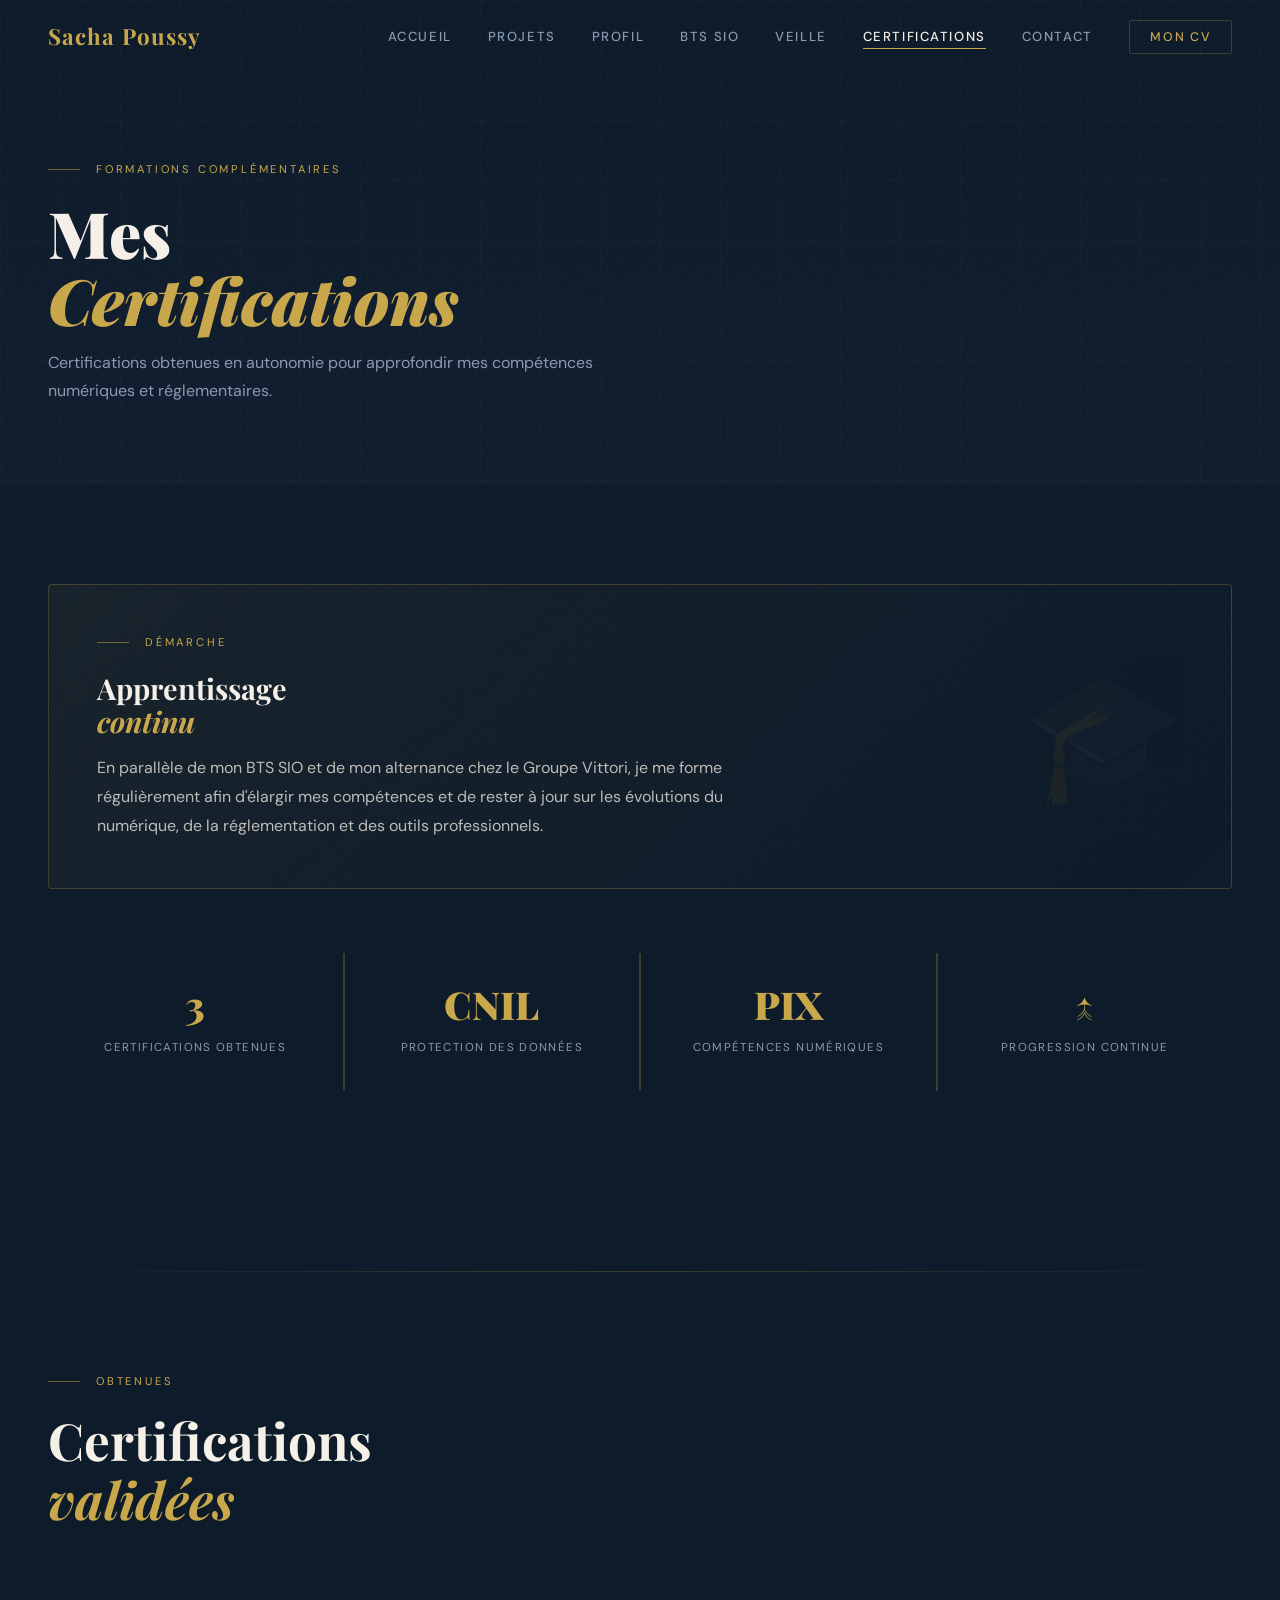
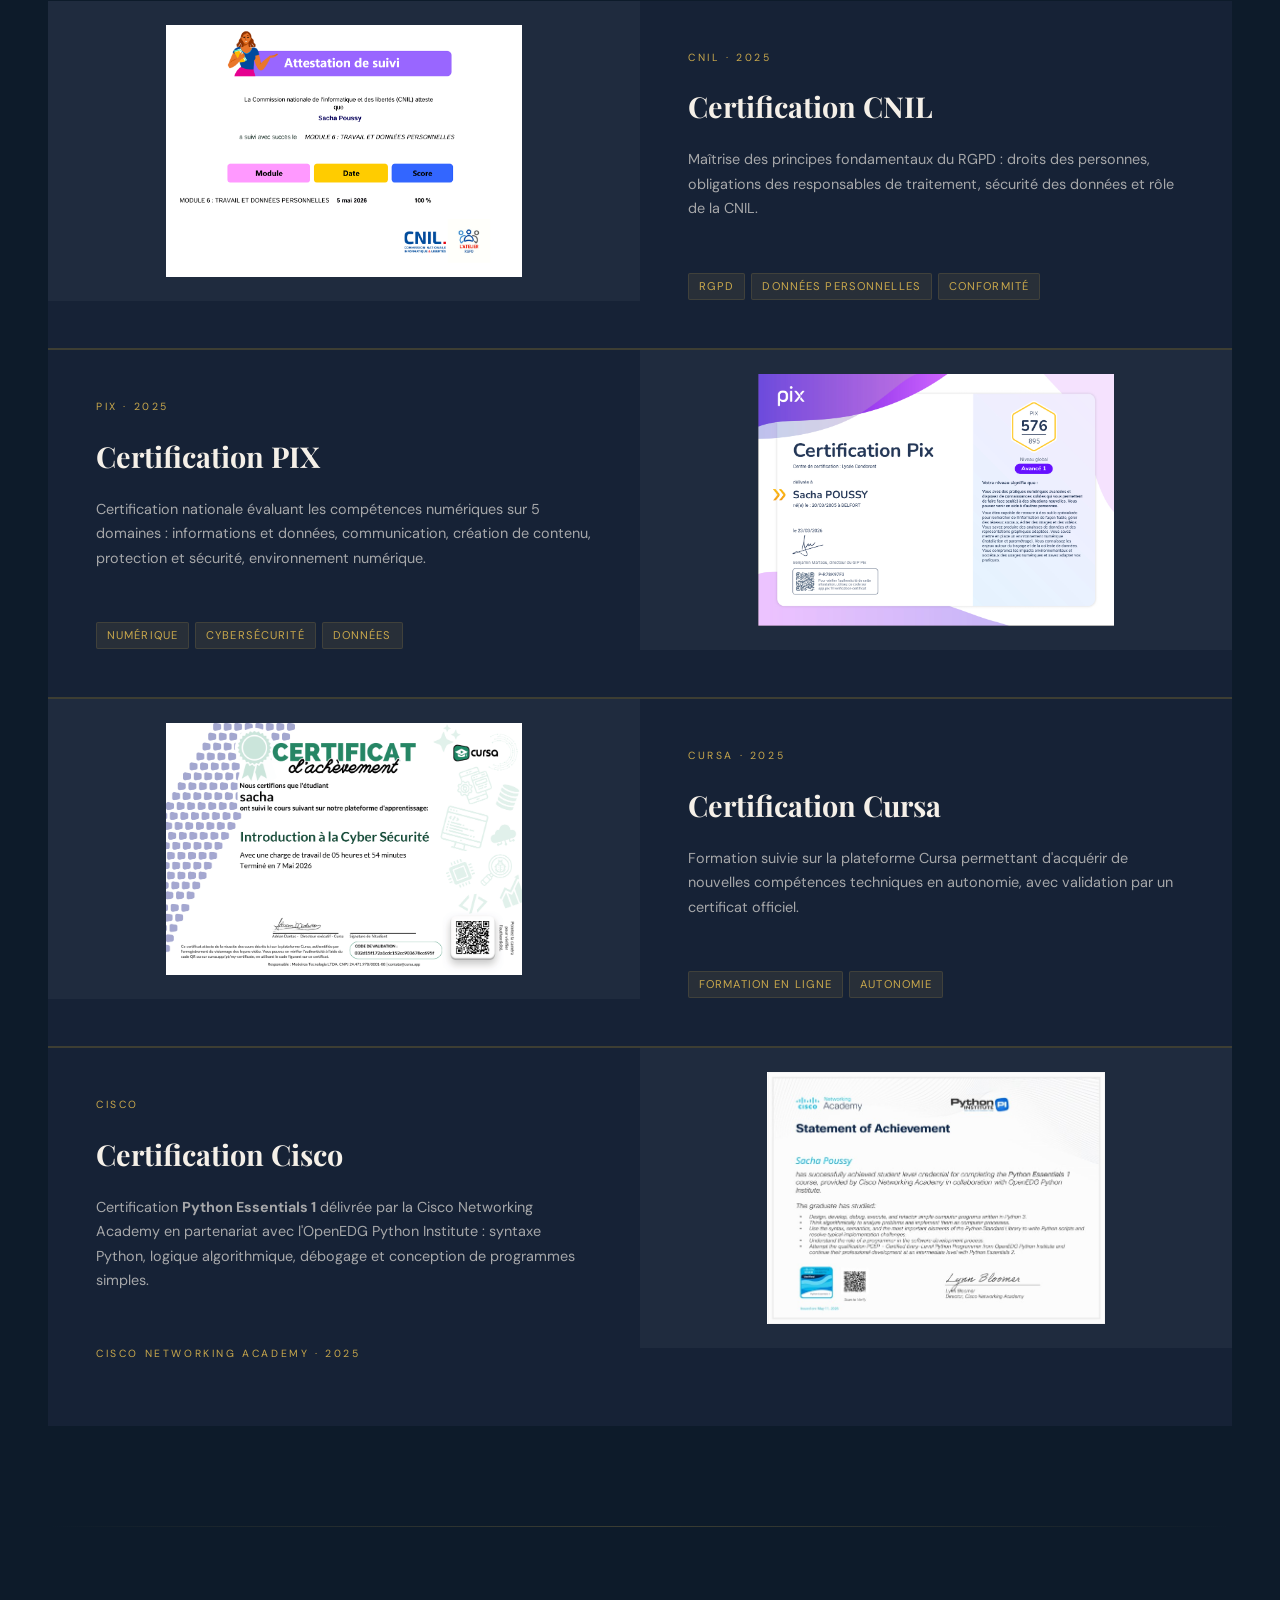
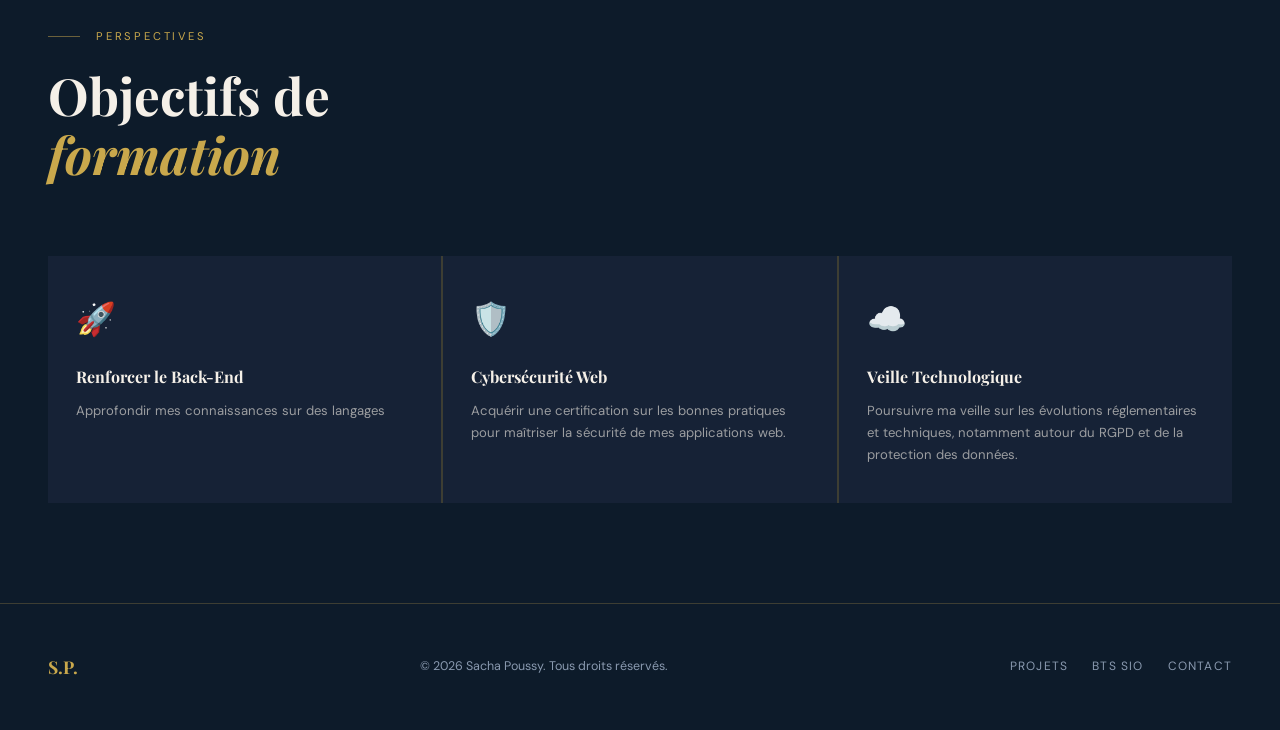
<file: certifications.html>
<!DOCTYPE html>
<html lang="fr">
<head>
  <meta charset="UTF-8">
  <meta name="viewport" content="width=device-width, initial-scale=1.0">
  <title>Sacha Poussy — Certifications</title>
  <link rel="stylesheet" href="style.css">
</head>
<body>

  <!-- NAVIGATION -->
  <nav class="nav scrolled" id="nav">
    <div class="nav-inner">
      <a href="index.html" class="nav-logo">Sacha Poussy</a>
      <ul class="nav-links">
        <li><a href="index.html">Accueil</a></li>
        <li><a href="projets.html">Projets</a></li>
        <li><a href="about.html">Profil</a></li>
        <li><a href="bts-sio.html">BTS SIO</a></li>
        <li><a href="veille.html">Veille</a></li>
        <li><a href="certifications.html" class="active">Certifications</a></li>
        <li><a href="contact.html">Contact</a></li>
        <li><a href="assets/cv-sacha.pdf" class="btn-cv-nav" target="_blank">Mon CV</a></li>
      </ul>
    </div>
  </nav>

  <!-- PAGE HEADER -->
  <div class="page-header">
    <div class="page-header-bg"></div>
    <div class="page-header-inner">
      <div class="section-eyebrow"><span>Formations complémentaires</span></div>
      <h1>Mes<br><em>Certifications</em></h1>
      <p>Certifications obtenues en autonomie pour approfondir mes compétences numériques et réglementaires.</p>
    </div>
  </div>

  <!-- INTRO -->
  <section class="section">
    <div class="section-inner">

      <div class="cert-intro reveal">
        <div class="section-eyebrow"><span>Démarche</span></div>
        <h2 class="section-title" style="font-size:1.8rem;">Apprentissage<br><em>continu</em></h2>
        <p>
          En parallèle de mon BTS SIO et de mon alternance chez le Groupe Vittori, je me forme régulièrement afin d'élargir mes compétences et de rester à jour sur les évolutions du numérique, de la réglementation et des outils professionnels.
        </p>
      </div>

      <!-- Stats -->
      <div class="cert-stats reveal">
        <div class="cert-stat">
          <span class="cert-stat-number">3</span>
          <span class="cert-stat-label">Certifications obtenues</span>
        </div>
        <div class="cert-stat">
          <span class="cert-stat-number">CNIL</span>
          <span class="cert-stat-label">Protection des données</span>
        </div>
        <div class="cert-stat">
          <span class="cert-stat-number">PIX</span>
          <span class="cert-stat-label">Compétences numériques</span>
        </div>
        <div class="cert-stat">
          <span class="cert-stat-number">↑</span>
          <span class="cert-stat-label">Progression continue</span>
        </div>
      </div>

    </div>
  </section>

  <div class="divider"></div>

  <!-- CERTIFICATIONS -->
  <section class="section">
    <div class="section-inner">

      <div class="section-header reveal">
        <div class="section-eyebrow"><span>Obtenues</span></div>
        <h2 class="section-title">Certifications<br><em>validées</em></h2>
      </div>

      <div class="cert-stack reveal">

        <!-- CNIL -->
        <div class="project-featured">
          <div class="project-img">
            <img src="assets/img/cnil.png" alt="Certification CNIL">
          </div>
          <div class="project-info">
            <span class="project-label">CNIL · 2025</span>
            <h3>Certification CNIL</h3>
            <p>Maîtrise des principes fondamentaux du RGPD : droits des personnes, obligations des responsables de traitement, sécurité des données et rôle de la CNIL.</p>
            <div class="skill-tags">
              <span class="skill-tag">RGPD</span>
              <span class="skill-tag">Données personnelles</span>
              <span class="skill-tag">Conformité</span>
            </div>
          </div>
        </div>

        <div class="project-featured">
          <div class="project-info">
            <span class="project-label">PIX · 2025</span>
            <h3>Certification PIX</h3>
            <p>Certification nationale évaluant les compétences numériques sur 5 domaines : informations et données, communication, création de contenu, protection et sécurité, environnement numérique.</p>
            <div class="skill-tags">
              <span class="skill-tag">Numérique</span>
              <span class="skill-tag">Cybersécurité</span>
              <span class="skill-tag">Données</span>
            </div>
          </div>
          <div class="project-img">
            <img src="assets/img/pix.png" alt="Certification PIX">
          </div>
        </div>


        <!-- Cursa -->
        <div class="project-featured">
          <div class="project-img">
            <img src="assets/img/cursa.png" alt="Certification Cursa">
          </div>
          <div class="project-info">
            <span class="project-label">Cursa · 2025</span>
            <h3>Certification Cursa</h3>
            <p>Formation suivie sur la plateforme Cursa permettant d'acquérir de nouvelles compétences techniques en autonomie, avec validation par un certificat officiel.</p>
            <div class="skill-tags">
              <span class="skill-tag">Formation en ligne</span>
              <span class="skill-tag">Autonomie</span>
            </div>
          </div>
        </div>

                <div class="project-featured">
          <div class="project-info">
            <span class="project-label">Cisco</span>
            <h3>Certification Cisco</h3>
            <p>Certification <strong>Python Essentials 1</strong> délivrée par la Cisco Networking Academy en partenariat avec l'OpenEDG Python Institute : syntaxe Python, logique algorithmique, débogage et conception de programmes simples.</p>
            <div class="skill-tags">
            <span class="project-label">Cisco Networking Academy · 2025</span>
            </div>
          </div>
          <div class="project-img">
            <img src="assets/img/cisco.jpg" alt="Certification Cisco">
          </div>
        </div>

      </div>
    </div>
  </section>

  <div class="divider"></div>

  <!-- OBJECTIFS -->
  <section class="section">
    <div class="section-inner">

      <div class="section-header reveal">
        <div class="section-eyebrow"><span>Perspectives</span></div>
        <h2 class="section-title">Objectifs de<br><em>formation</em></h2>
      </div>

      <div class="objectifs-grid reveal">
        <div class="objectif-card">
          <span class="objectif-icon">🚀</span>
          <h4>Renforcer le Back-End</h4>
          <p>Approfondir mes connaissances sur des langages</p>
        </div>
        <div class="objectif-card">
          <span class="objectif-icon">🛡️</span>
          <h4>Cybersécurité Web</h4>
          <p>Acquérir une certification sur les bonnes pratiques pour maîtriser la sécurité de mes applications web.</p>
        </div>
        <div class="objectif-card">
          <span class="objectif-icon">☁️</span>
          <h4>Veille Technologique</h4>
          <p>Poursuivre ma veille sur les évolutions réglementaires et techniques, notamment autour du RGPD et de la protection des données.</p>
        </div>
      </div>

    </div>
  </section>

  <!-- FOOTER -->
  <footer>
    <div class="footer-inner">
      <div class="footer-logo">S.P.</div>
      <p class="footer-copy">© 2026 Sacha Poussy. Tous droits réservés.</p>
      <div class="footer-links">
        <a href="projets.html">Projets</a>
        <a href="bts-sio.html">BTS SIO</a>
        <a href="contact.html">Contact</a>
      </div>
    </div>
  </footer>

  <script>
    const nav = document.getElementById('nav');
    window.addEventListener('scroll', () => {
      nav.classList.toggle('scrolled', window.scrollY > 40);
    });
    const reveals = document.querySelectorAll('.reveal');
    const observer = new IntersectionObserver((entries) => {
      entries.forEach(e => { if (e.isIntersecting) e.target.classList.add('visible'); });
    }, { threshold: 0.1 });
    reveals.forEach(el => observer.observe(el));
  </script>

</body>
</html>
</file>
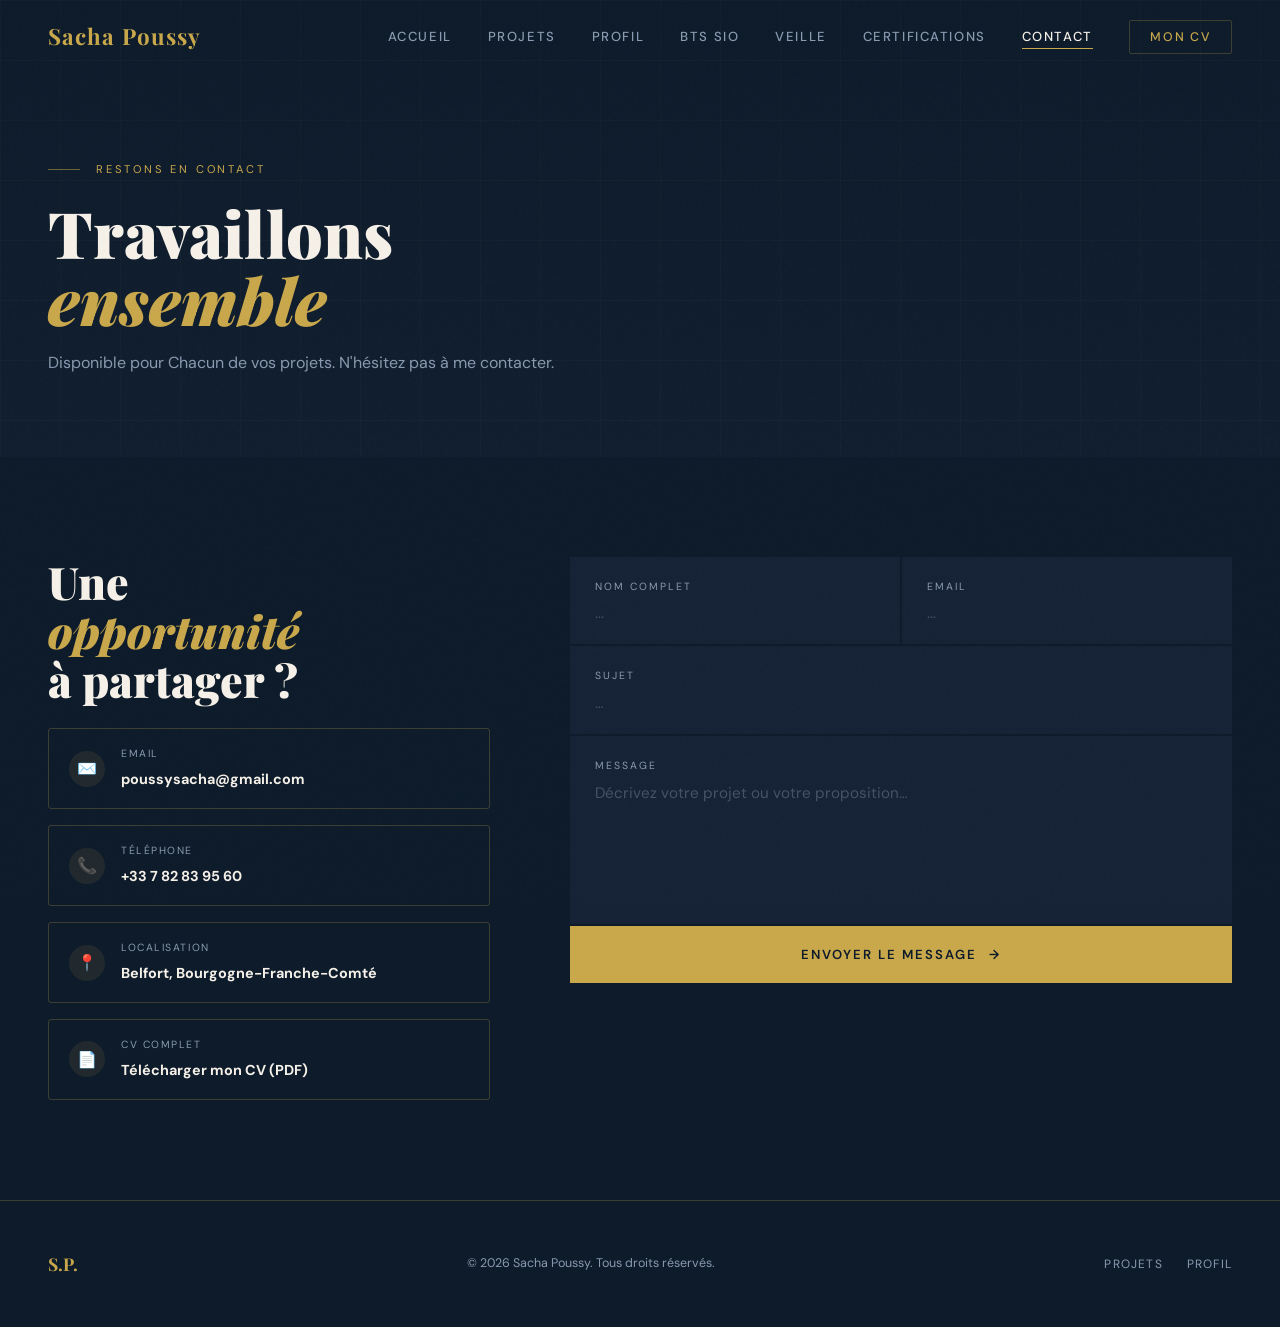
<file: contact.html>
<!DOCTYPE html>
<html lang="fr">
<head>
  <meta charset="UTF-8">
  <meta name="viewport" content="width=device-width, initial-scale=1.0">
  <title>Sacha Poussy — Contact</title>
  <link rel="stylesheet" href="style.css">
</head>
<body>

  <!-- NAVIGATION -->
  <nav class="nav scrolled" id="nav">
    <div class="nav-inner">
      <a href="index.html" class="nav-logo">Sacha Poussy</a>
      <ul class="nav-links">
        <li><a href="index.html">Accueil</a></li>
        <li><a href="projets.html">Projets</a></li>
        <li><a href="about.html">Profil</a></li>
        <li><a href="bts-sio.html">BTS SIO</a></li>
        <li><a href="veille.html">Veille</a></li>
        <li><a href="certifications.html">Certifications</a></li>
        <li><a href="contact.html" class="active">Contact</a></li>
        <li><a href="assets/cv-sacha.pdf" class="btn-cv-nav" target="_blank">Mon CV</a></li>
      </ul>
    </div>
  </nav>

  <!-- PAGE HEADER -->
  <div class="page-header">
    <div class="page-header-bg"></div>
    <div class="page-header-inner">
      <div class="section-eyebrow"><span>Restons en contact</span></div>
      <h1>Travaillons<br><em>ensemble</em></h1>
      <p>Disponible pour Chacun de vos projets. N'hésitez pas à me contacter.</p>
    </div>
  </div>

  <!-- CONTACT -->
  <section class="section">
    <div class="section-inner">
      <div class="contact-layout">

        <!-- Info side -->
        <div class="contact-info reveal">
          <h2>Une<br><em>opportunité</em><br>à partager ?</h2>
          <div class="contact-links">
            <a href="mailto:poussysacha@gmail.com" class="contact-link-item">
              <div class="contact-link-icon">✉️</div>
              <div class="contact-link-text">
                <span>Email</span>
                <strong>poussysacha@gmail.com</strong>
              </div>
            </a>
            <a href="tel:+33782839560" class="contact-link-item">
              <div class="contact-link-icon">📞</div>
              <div class="contact-link-text">
                <span>Téléphone</span>
                <strong>+33 7 82 83 95 60</strong>
              </div>
            </a>
            <a href="#" class="contact-link-item">
              <div class="contact-link-icon">📍</div>
              <div class="contact-link-text">
                <span>Localisation</span>
                <strong>Belfort, Bourgogne-Franche-Comté</strong>
              </div>
            </a>
            <a href="assets/cv-sacha.pdf" class="contact-link-item" target="_blank">
              <div class="contact-link-icon">📄</div>
              <div class="contact-link-text">
                <span>CV complet</span>
                <strong>Télécharger mon CV (PDF)</strong>
              </div>
            </a>
          </div>
        </div>

        <!-- Form side -->
        <div class="reveal reveal-delay-1">
          <form class="contact-form" onsubmit="handleSubmit(event)">
            <div class="form-row">
              <div class="form-group">
                <label for="nom">Nom complet</label>
                <input type="text" id="nom" placeholder="..." required>
              </div>
              <div class="form-group">
                <label for="email">Email</label>
                <input type="email" id="email" placeholder="..." required>
              </div>
            </div>
            <div class="form-group" style="margin-top: 2px;">
              <label for="sujet">Sujet</label>
              <input type="text" id="sujet" placeholder="…">
            </div>
            <div class="form-group" style="margin-top: 2px;">
              <label for="message">Message</label>
              <textarea id="message" placeholder="Décrivez votre projet ou votre proposition…" required></textarea>
            </div>
            <button type="submit" class="form-submit">
              <span id="btn-text">Envoyer le message</span>
              <span>→</span>
            </button>
          </form>

          <div id="success-msg" style="display:none; margin-top: 24px; padding: 24px; background: rgba(201,168,76,0.08); border: 1px solid var(--border); border-radius: 3px; text-align: center;">
            <p style="font-family: var(--font-display); font-size: 1.2rem; color: var(--gold);">Message envoyé ✓</p>
            <p style="font-size: 0.88rem; color: var(--muted); margin-top: 8px;">Merci ! Je vous répondrai dans les meilleurs délais.</p>
          </div>
        </div>

      </div>
    </div>
  </section>

  <!-- FOOTER -->
  <footer>
    <div class="footer-inner">
      <div class="footer-logo">S.P.</div>
      <p class="footer-copy">© 2026 Sacha Poussy. Tous droits réservés.</p>
      <div class="footer-links">
        <a href="projets.html">Projets</a>
        <a href="about.html">Profil</a>
      </div>
    </div>
  </footer>

  <script>
    const nav = document.getElementById('nav');
    window.addEventListener('scroll', () => {
      nav.classList.toggle('scrolled', window.scrollY > 40);
    });
    const reveals = document.querySelectorAll('.reveal');
    const observer = new IntersectionObserver((entries) => {
      entries.forEach(e => { if (e.isIntersecting) e.target.classList.add('visible'); });
    }, { threshold: 0.1 });
    reveals.forEach(el => observer.observe(el));

    function handleSubmit(e) {
      e.preventDefault();
      const btn = document.getElementById('btn-text');
      btn.textContent = 'Envoi en cours…';
      setTimeout(() => {
        e.target.style.display = 'none';
        document.getElementById('success-msg').style.display = 'block';
      }, 1000);
    }
  </script>
</body>
</html>
</file>
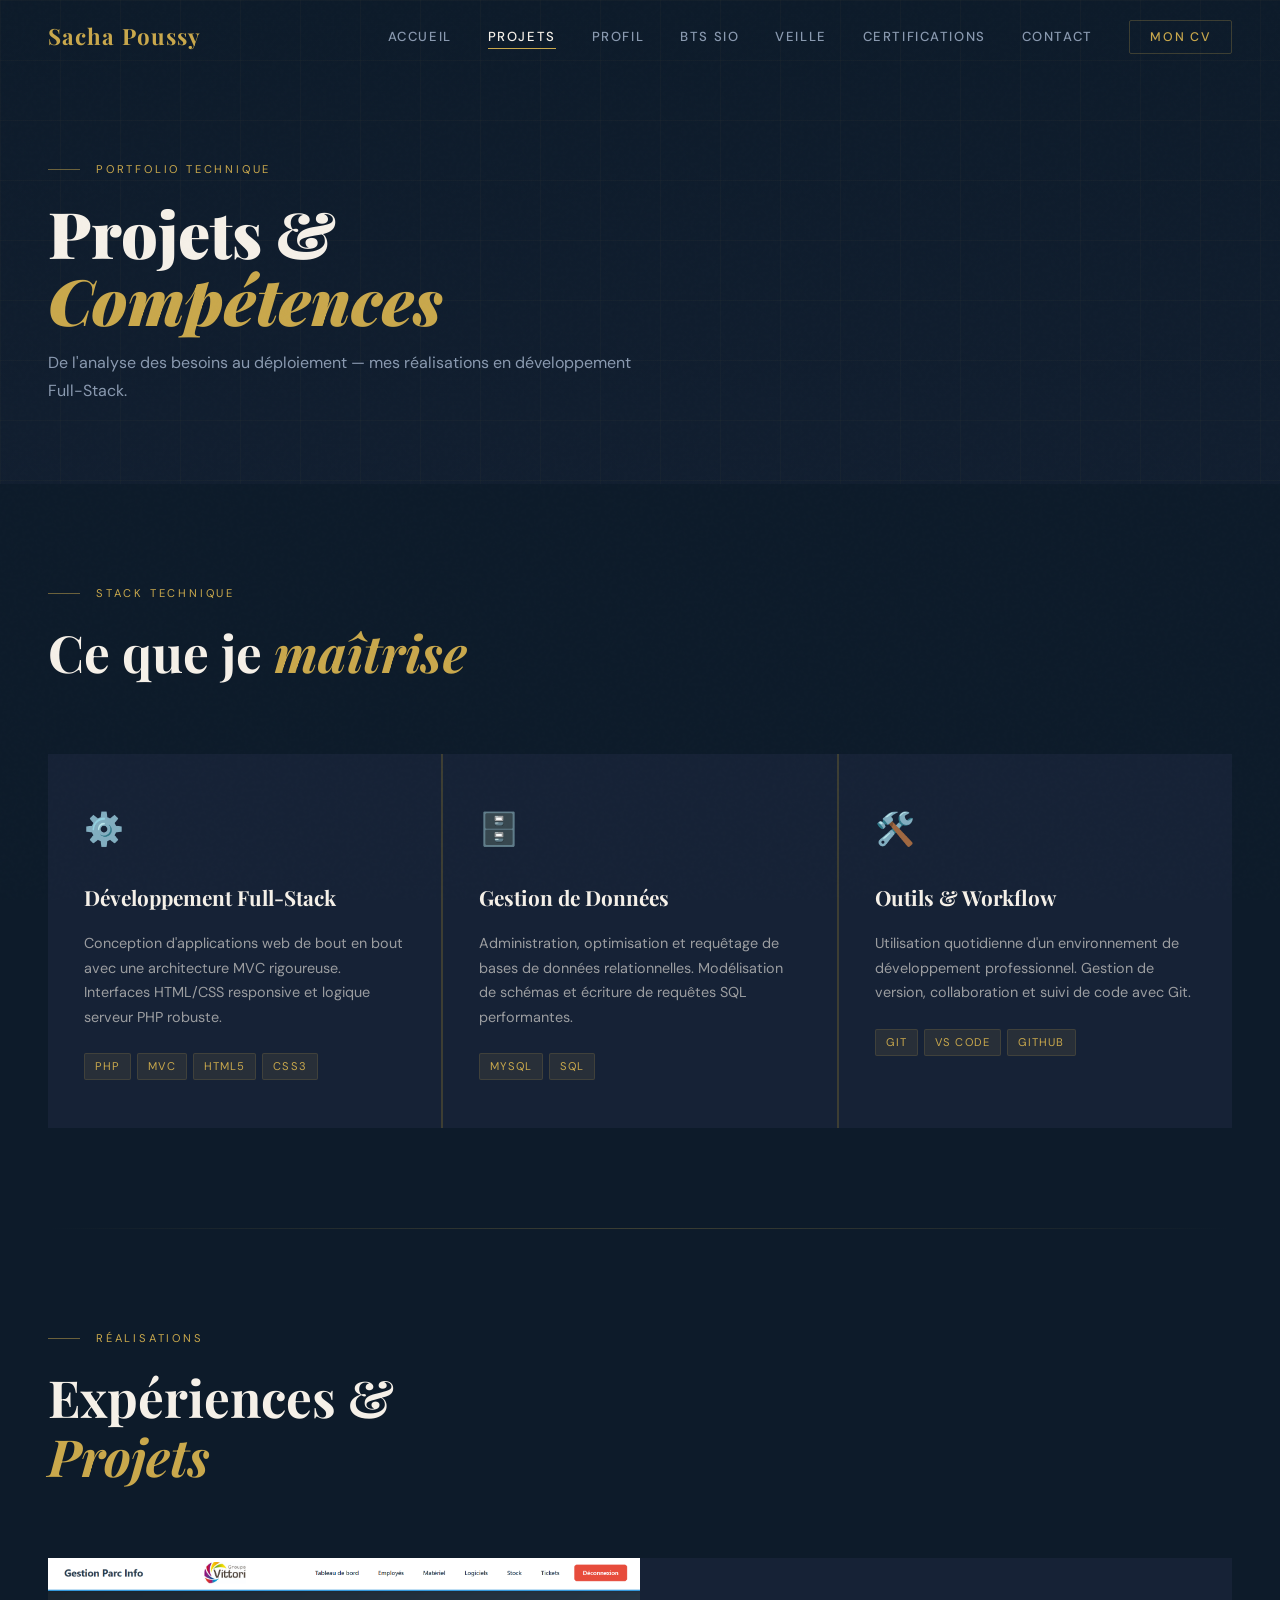
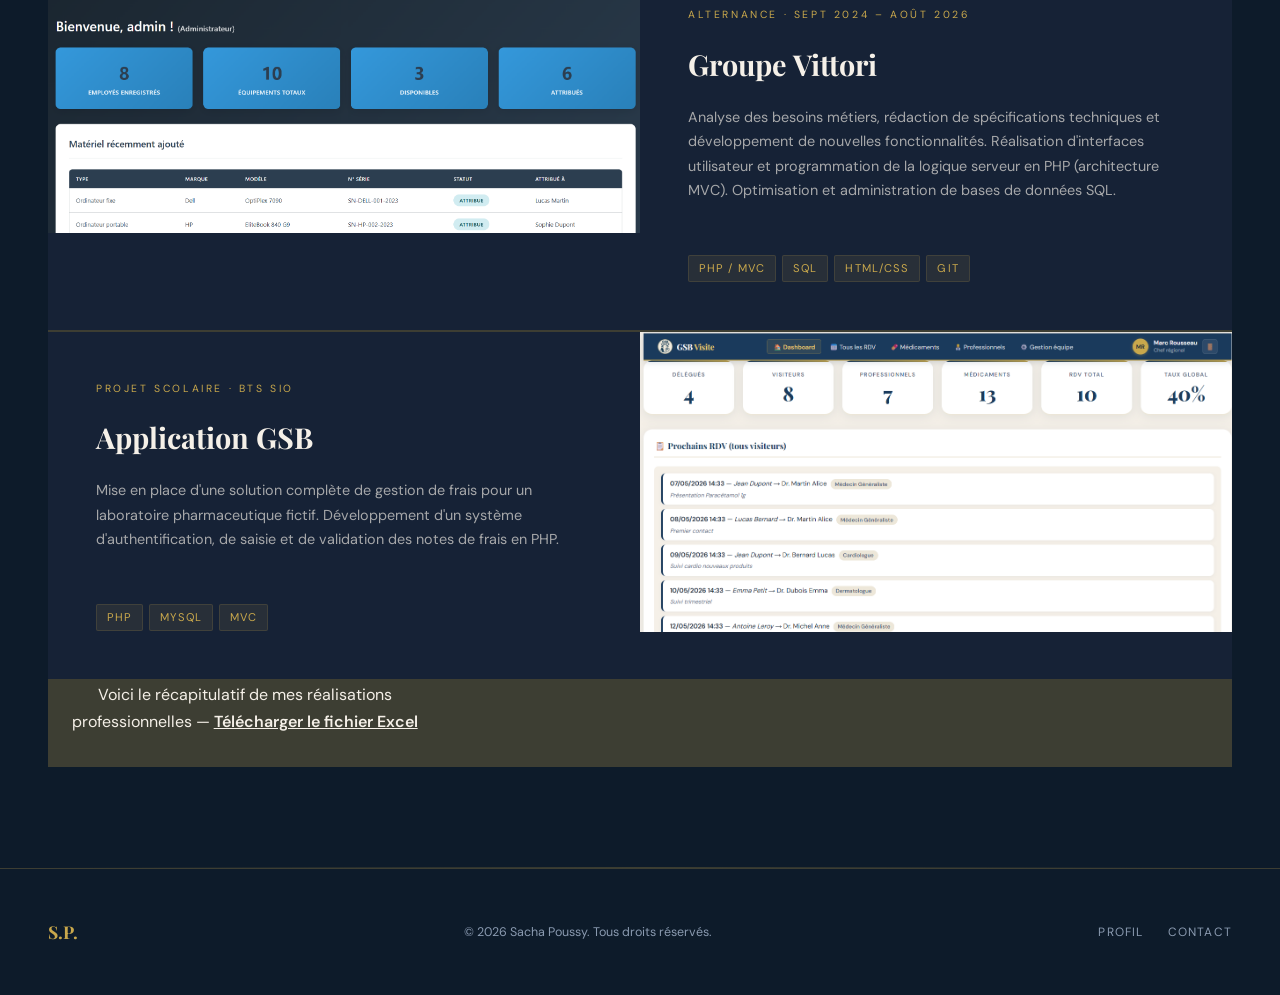
<file: projets.html>
<!DOCTYPE html>
<html lang="fr">
<head>
  <meta charset="UTF-8">
  <meta name="viewport" content="width=device-width, initial-scale=1.0">
  <title>Sacha Poussy — Projets & Compétences</title>
  <link rel="stylesheet" href="style.css">
</head>
<body>

  <!-- NAVIGATION -->
  <nav class="nav scrolled" id="nav">
    <div class="nav-inner">
      <a href="index.html" class="nav-logo">Sacha Poussy</a>
      <ul class="nav-links">
        <li><a href="index.html">Accueil</a></li>
        <li><a href="projets.html" class="active">Projets</a></li>
        <li><a href="about.html">Profil</a></li>
        <li><a href="bts-sio.html">BTS SIO</a></li>
        <li><a href="veille.html">Veille</a></li>
        <li><a href="certifications.html">Certifications</a></li>
        <li><a href="contact.html">Contact</a></li>
        <li><a href="assets/cv-sacha.pdf" class="btn-cv-nav" target="_blank">Mon CV</a></li>
      </ul>
    </div>
  </nav>

  <!-- PAGE HEADER -->
  <div class="page-header">
    <div class="page-header-bg"></div>
    <div class="page-header-inner">
      <div class="section-eyebrow"><span>Portfolio technique</span></div>
      <h1>Projets &amp;<br><em>Compétences</em></h1>
      <p>De l'analyse des besoins au déploiement — mes réalisations en développement Full-Stack.</p>
    </div>
  </div>

  <!-- SKILLS -->
  <section class="section">
    <div class="section-inner">
      <div class="section-header">
        <div class="section-eyebrow"><span>Stack technique</span></div>
        <h2 class="section-title">Ce que je <em>maîtrise</em></h2>
      </div>

      <div class="cards-grid reveal">
        <div class="skill-card">
          <span class="skill-icon">⚙️</span>
          <h3>Développement Full-Stack</h3>
          <p>Conception d'applications web de bout en bout avec une architecture MVC rigoureuse. Interfaces HTML/CSS responsive et logique serveur PHP robuste.</p>
          <div class="skill-tags">
            <span class="skill-tag">PHP</span>
            <span class="skill-tag">MVC</span>
            <span class="skill-tag">HTML5</span>
            <span class="skill-tag">CSS3</span>
          </div>
        </div>
        <div class="skill-card">
          <span class="skill-icon">🗄️</span>
          <h3>Gestion de Données</h3>
          <p>Administration, optimisation et requêtage de bases de données relationnelles. Modélisation de schémas et écriture de requêtes SQL performantes.</p>
          <div class="skill-tags">
            <span class="skill-tag">MySQL</span>
            <span class="skill-tag">SQL</span>
          </div>
        </div>
        <div class="skill-card">
          <span class="skill-icon">🛠️</span>
          <h3>Outils & Workflow</h3>
          <p>Utilisation quotidienne d'un environnement de développement professionnel. Gestion de version, collaboration et suivi de code avec Git.</p>
          <div class="skill-tags">
            <span class="skill-tag">Git</span>
            <span class="skill-tag">VS Code</span>
            <span class="skill-tag">GitHub</span>
          </div>
        </div>
      </div>
    </div>
  </section>

  <div class="divider"></div>

  <!-- PROJETS -->
  <section class="section">
    <div class="section-inner">
      <div class="section-header">
        <div class="section-eyebrow"><span>Réalisations</span></div>
        <h2 class="section-title">Expériences &amp;<br><em>Projets</em></h2>
      </div>

      <div class="cards-grid reveal">

        <!-- Vittori / Parc Info -->
<div class="project-featured">
  <div class="project-img">
    <a href="assets/Parc-Info-Poussy-Sacha.docx" target="_blank" title="Télécharger le rapport Parc Informatique">
      <img src="assets/img/taff.png" alt="Groupe Vittori">
    </a>
  </div>
  <div class="project-info">
    <span class="project-label">Alternance · Sept 2024 – Août 2026</span>
    <h3>Groupe Vittori</h3>
    <p>Analyse des besoins métiers, rédaction de spécifications techniques et développement de nouvelles fonctionnalités. Réalisation d'interfaces utilisateur et programmation de la logique serveur en PHP (architecture MVC). Optimisation et administration de bases de données SQL.</p>
    <div class="skill-tags">
      <span class="skill-tag">PHP / MVC</span>
      <span class="skill-tag">SQL</span>
      <span class="skill-tag">HTML/CSS</span>
      <span class="skill-tag">Git</span>
    </div>
  </div>
</div>

<!-- GSB -->
<div class="project-featured">
  <div class="project-info">
    <span class="project-label">Projet scolaire · BTS SIO</span>
    <h3>Application GSB</h3>
    <p>Mise en place d'une solution complète de gestion de frais pour un laboratoire pharmaceutique fictif. Développement d'un système d'authentification, de saisie et de validation des notes de frais en PHP.</p>
    <div class="skill-tags">
      <span class="skill-tag">PHP</span>
      <span class="skill-tag">MySQL</span>
      <span class="skill-tag">MVC</span>
    </div>
  </div>
  <div class="project-img">
    <a href="assets/GSB-Poussy-Sacha.docx" target="_blank" title="Télécharger le rapport GSB">
      <img src="assets/img/gsb.png" alt="Application GSB">
    </a>
  </div>
</div>
<div class="section-inner reveal">
  <p style="text-align:center; margin-bottom: 2rem;">
    Voici le récapitulatif de mes réalisations professionnelles — 
    <a href="assets/Sacha-slam.xlsx" download style="color: var(--accent); text-decoration: underline; font-weight: 600;">
      Télécharger le fichier Excel
    </a>
  </p>
</div>

      </div>
    </div>
  </section>

  <div class="divider"></div>

  <!-- FOOTER -->
  <footer>
    <div class="footer-inner">
      <div class="footer-logo">S.P.</div>
      <p class="footer-copy">© 2026 Sacha Poussy. Tous droits réservés.</p>
      <div class="footer-links">
        <a href="about.html">Profil</a>
        <a href="contact.html">Contact</a>
      </div>
    </div>
  </footer>

  <script>
    const nav = document.getElementById('nav');
    window.addEventListener('scroll', () => {
      nav.classList.toggle('scrolled', window.scrollY > 40);
    });
    const reveals = document.querySelectorAll('.reveal');
    const observer = new IntersectionObserver((entries) => {
      entries.forEach(e => { if (e.isIntersecting) e.target.classList.add('visible'); });
    }, { threshold: 0.1 });
    reveals.forEach(el => observer.observe(el));
  </script>
</body>
</html>
</file>
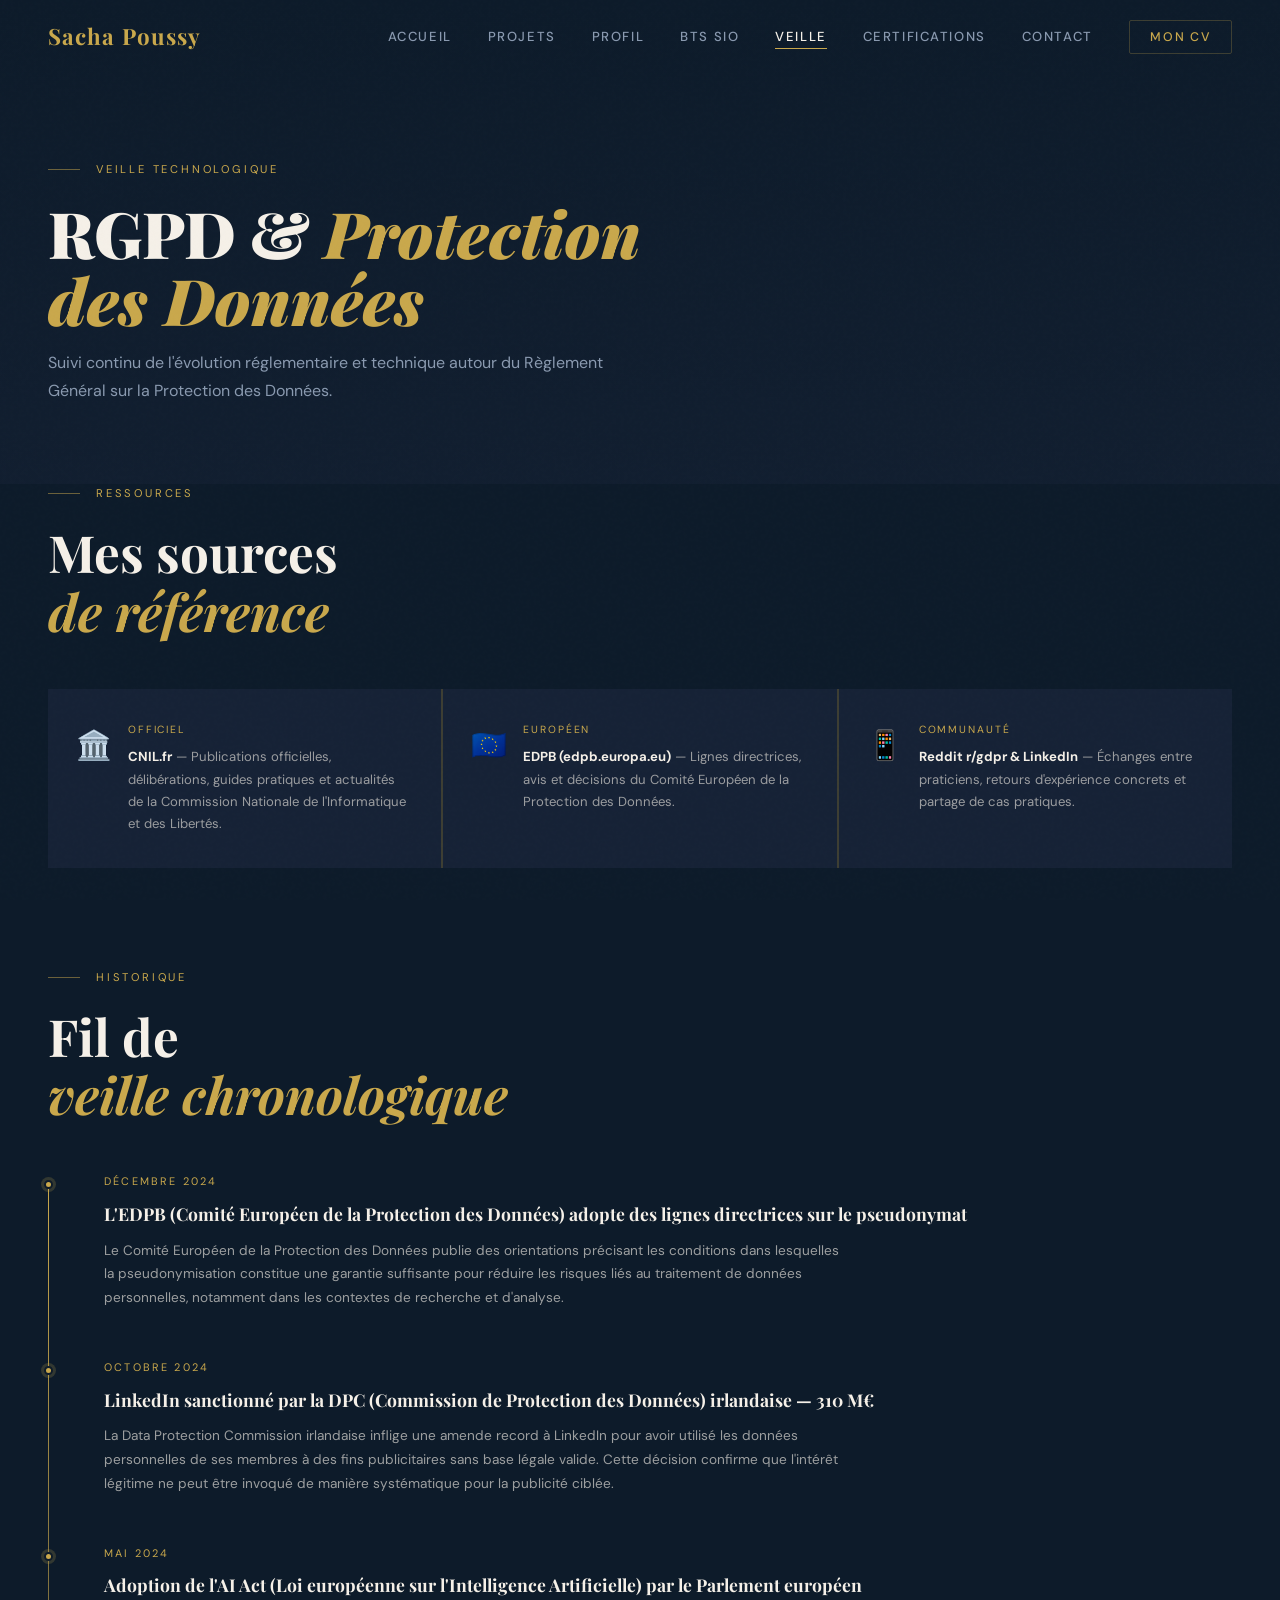
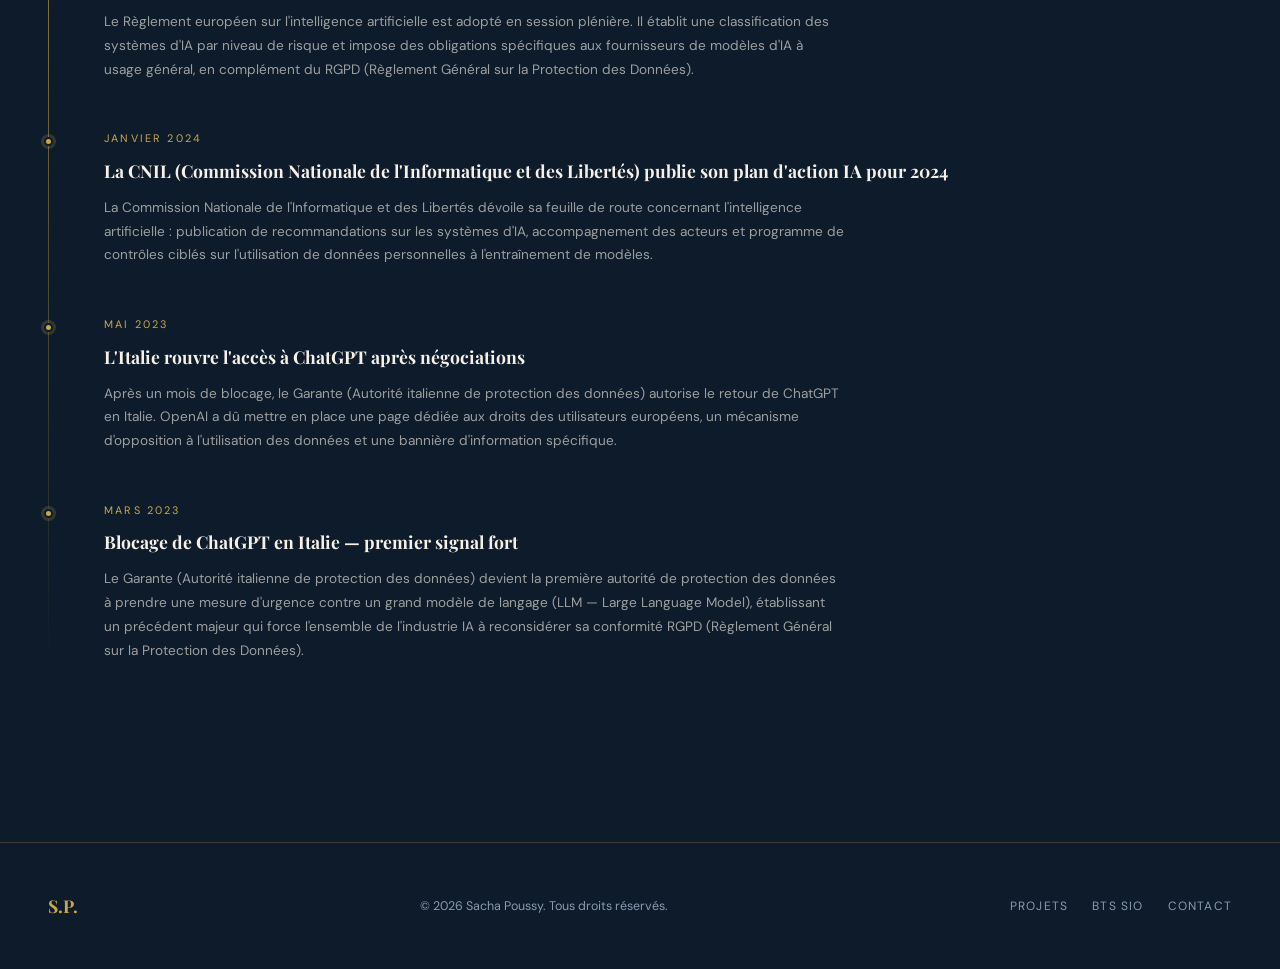
<file: veille.html>
<!DOCTYPE html>
<html lang="fr">
<head>
  <meta charset="UTF-8">
  <meta name="viewport" content="width=device-width, initial-scale=1.0">
  <title>Sacha Poussy — Veille Technologique RGPD</title>
  <link rel="stylesheet" href="style.css">
</head>
<body>

  <nav class="nav" id="nav">
    <div class="nav-inner">
      <a href="index.html" class="nav-logo">Sacha Poussy</a>
      <ul class="nav-links">
        <li><a href="index.html">Accueil</a></li>
        <li><a href="projets.html">Projets</a></li>
        <li><a href="about.html">Profil</a></li>
        <li><a href="bts-sio.html">BTS SIO</a></li>
        <li><a href="veille.html" class="active">Veille</a></li>
        <li><a href="certifications.html">Certifications</a></li>
        <li><a href="contact.html">Contact</a></li>
        <li><a href="assets/cv-sacha.pdf" class="btn-cv-nav" target="_blank">Mon CV</a></li>
      </ul>
    </div>
  </nav>

  <header class="page-header">
    <div class="page-header-inner">
      <div class="section-eyebrow"><span>Veille Technologique</span></div>
      <h1 class="page-title">RGPD &amp; <em>Protection<br>des Données</em></h1>
      <p class="page-subtitle">Suivi continu de l'évolution réglementaire et technique autour du Règlement Général sur la Protection des Données.</p>
    </div>
  </header>

  <section class="section section-no-top">
    <div class="section-inner">

      <div class="section-eyebrow reveal"><span>Ressources</span></div>
      <h2 class="section-title reveal">Mes sources<br><em>de référence</em></h2>

      <div class="sources-grid reveal">
        <div class="source-item">
          <span class="source-icon">🏛️</span>
          <div class="source-info">
            <span>Officiel</span>
            <p><strong>CNIL.fr</strong> — Publications officielles, délibérations, guides pratiques et actualités de la Commission Nationale de l'Informatique et des Libertés.</p>
          </div>
        </div>
        <div class="source-item">
          <span class="source-icon">🇪🇺</span>
          <div class="source-info">
            <span>Européen</span>
            <p><strong>EDPB (edpb.europa.eu)</strong> — Lignes directrices, avis et décisions du Comité Européen de la Protection des Données.</p>
          </div>
        </div>
        <div class="source-item">
          <span class="source-icon">📱</span>
          <div class="source-info">
            <span>Communauté</span>
            <p><strong>Reddit r/gdpr &amp; LinkedIn</strong> — Échanges entre praticiens, retours d'expérience concrets et partage de cas pratiques.</p>
          </div>
        </div>
      </div>

    </div>
  </section>

  <!-- TIMELINE -->
  <section class="section section-no-top">
    <div class="section-inner">

      <div class="section-eyebrow reveal"><span>Historique</span></div>
      <h2 class="section-title reveal">Fil de<br><em>veille chronologique</em></h2>

      <div class="veille-timeline reveal">

        <div class="timeline-item">
          <div class="timeline-date">Décembre 2024</div>
          <h4>L'EDPB (Comité Européen de la Protection des Données) adopte des lignes directrices sur le pseudonymat</h4>
          <p>Le Comité Européen de la Protection des Données publie des orientations précisant les conditions dans lesquelles la pseudonymisation constitue une garantie suffisante pour réduire les risques liés au traitement de données personnelles, notamment dans les contextes de recherche et d'analyse.</p>
        </div>

        <div class="timeline-item">
          <div class="timeline-date">Octobre 2024</div>
          <h4>LinkedIn sanctionné par la DPC (Commission de Protection des Données) irlandaise — 310 M€</h4>
          <p>La Data Protection Commission irlandaise inflige une amende record à LinkedIn pour avoir utilisé les données personnelles de ses membres à des fins publicitaires sans base légale valide. Cette décision confirme que l'intérêt légitime ne peut être invoqué de manière systématique pour la publicité ciblée.</p>
        </div>

        <div class="timeline-item">
          <div class="timeline-date">Mai 2024</div>
          <h4>Adoption de l'AI Act (Loi européenne sur l'Intelligence Artificielle) par le Parlement européen</h4>
          <p>Le Règlement européen sur l'intelligence artificielle est adopté en session plénière. Il établit une classification des systèmes d'IA par niveau de risque et impose des obligations spécifiques aux fournisseurs de modèles d'IA à usage général, en complément du RGPD (Règlement Général sur la Protection des Données).</p>
        </div>

        <div class="timeline-item">
          <div class="timeline-date">Janvier 2024</div>
          <h4>La CNIL (Commission Nationale de l'Informatique et des Libertés) publie son plan d'action IA pour 2024</h4>
          <p>La Commission Nationale de l'Informatique et des Libertés dévoile sa feuille de route concernant l'intelligence artificielle : publication de recommandations sur les systèmes d'IA, accompagnement des acteurs et programme de contrôles ciblés sur l'utilisation de données personnelles à l'entraînement de modèles.</p>
        </div>

        <div class="timeline-item">
          <div class="timeline-date">Mai 2023</div>
          <h4>L'Italie rouvre l'accès à ChatGPT après négociations</h4>
          <p>Après un mois de blocage, le Garante (Autorité italienne de protection des données) autorise le retour de ChatGPT en Italie. OpenAI a dû mettre en place une page dédiée aux droits des utilisateurs européens, un mécanisme d'opposition à l'utilisation des données et une bannière d'information spécifique.</p>
        </div>

        <div class="timeline-item">
          <div class="timeline-date">Mars 2023</div>
          <h4>Blocage de ChatGPT en Italie — premier signal fort</h4>
          <p>Le Garante (Autorité italienne de protection des données) devient la première autorité de protection des données à prendre une mesure d'urgence contre un grand modèle de langage (LLM — Large Language Model), établissant un précédent majeur qui force l'ensemble de l'industrie IA à reconsidérer sa conformité RGPD (Règlement Général sur la Protection des Données).</p>
        </div>

      </div>

    </div>
  </section>

  <!-- SOURCES -->
  

  <footer>
    <div class="footer-inner">
      <div class="footer-logo">S.P.</div>
      <p class="footer-copy">© 2026 Sacha Poussy. Tous droits réservés.</p>
      <div class="footer-links">
        <a href="projets.html">Projets</a>
        <a href="bts-sio.html">BTS SIO</a>
        <a href="contact.html">Contact</a>
      </div>
    </div>
  </footer>

  <script>
    const nav = document.getElementById('nav');
    window.addEventListener('scroll', () => {
      nav.classList.toggle('scrolled', window.scrollY > 40);
    });
    const reveals = document.querySelectorAll('.reveal');
    const observer = new IntersectionObserver((entries) => {
      entries.forEach(e => { if (e.isIntersecting) e.target.classList.add('visible'); });
    }, { threshold: 0.1 });
    reveals.forEach(el => observer.observe(el));
  </script>
</body>
</html>
</file>
<file: style.css>
@import url('https://fonts.googleapis.com/css2?family=Playfair+Display:ital,wght@0,400;0,700;0,900;1,400&family=DM+Sans:wght@300;400;500&display=swap');

/* =============================================
   RESET & ROOT
   ============================================= */
*, *::before, *::after { margin: 0; padding: 0; box-sizing: border-box; }

:root {
  --navy: #0d1b2a;
  --navy-mid: #162236;
  --cream: #f5f0e8;
  --gold: #c9a84c;
  --gold-light: #e8c97a;
  --white: #ffffff;
  --muted: #8a9ab0;
  --text: #1a2535;
  --card-bg: rgba(255,255,255,0.04);
  --border: rgba(201,168,76,0.25);
  --font-display: 'Playfair Display', Georgia, serif;
  --font-body: 'DM Sans', sans-serif;
  --nav-h: 72px;
  --transition: cubic-bezier(0.4, 0, 0.2, 1);
}

html { scroll-behavior: smooth; }

body {
  font-family: var(--font-body);
  background: var(--navy);
  color: var(--cream);
  line-height: 1.7;
  overflow-x: hidden;
}

/* Grain overlay */
body::before {
  content: '';
  position: fixed;
  inset: 0;
  background-image: url("data:image/svg+xml,%3Csvg viewBox='0 0 256 256' xmlns='http://www.w3.org/2000/svg'%3E%3Cfilter id='n'%3E%3CfeTurbulence type='fractalNoise' baseFrequency='0.9' numOctaves='4' stitchTiles='stitch'/%3E%3C/filter%3E%3Crect width='100%25' height='100%25' filter='url(%23n)' opacity='0.04'/%3E%3C/svg%3E");
  pointer-events: none;
  z-index: 9999;
  opacity: 0.35;
}

a { text-decoration: none; color: inherit; }
img { display: block; max-width: 100%; }

/* =============================================
   NAVIGATION
   ============================================= */
.nav {
  position: fixed;
  top: 0; left: 0; right: 0;
  height: var(--nav-h);
  z-index: 1000;
  display: flex;
  align-items: center;
  padding: 0 48px;
  transition: background 0.4s var(--transition), backdrop-filter 0.4s;
}

.nav.scrolled {
  background: rgba(13,27,42,0.92);
  backdrop-filter: blur(20px);
  border-bottom: 1px solid var(--border);
}

.nav-inner {
  max-width: 1200px;
  margin: 0 auto;
  width: 100%;
  display: flex;
  align-items: center;
  justify-content: space-between;
}

.nav-logo {
  font-family: var(--font-display);
  font-size: 1.4rem;
  font-weight: 700;
  color: var(--gold);
  letter-spacing: 0.05em;
}

.nav-links {
  display: flex;
  list-style: none;
  gap: 36px;
  align-items: center;
}

.nav-links a {
  font-size: 0.82rem;
  font-weight: 500;
  letter-spacing: 0.12em;
  text-transform: uppercase;
  color: var(--muted);
  transition: color 0.3s;
  position: relative;
}

.nav-links a::after {
  content: '';
  position: absolute;
  bottom: -4px; left: 0;
  width: 0; height: 1px;
  background: var(--gold);
  transition: width 0.3s var(--transition);
}

.nav-links a:hover,
.nav-links a.active {
  color: var(--cream);
}
.nav-links a:hover::after,
.nav-links a.active::after { width: 100%; }

.btn-cv-nav {
  font-size: 0.78rem !important;
  letter-spacing: 0.15em !important;
  color: var(--gold) !important;
  border: 1px solid var(--border) !important;
  padding: 8px 20px;
  border-radius: 2px;
  transition: all 0.3s !important;
}
.btn-cv-nav::after { display: none !important; }
.btn-cv-nav:hover {
  background: var(--gold) !important;
  color: var(--navy) !important;
  border-color: var(--gold) !important;
}

/* =============================================
   HERO
   ============================================= */
.hero {
  min-height: 100vh;
  display: flex;
  align-items: center;
  position: relative;
  overflow: hidden;
  padding: 0 48px;
}

.hero-bg {
  position: absolute;
  inset: 0;
  background: radial-gradient(ellipse 80% 60% at 70% 50%, rgba(201,168,76,0.06) 0%, transparent 70%),
              radial-gradient(ellipse 50% 80% at 20% 80%, rgba(22,34,54,0.8) 0%, transparent 60%);
}

.hero-grid-lines {
  position: absolute;
  inset: 0;
  background-image:
    linear-gradient(rgba(201,168,76,0.04) 1px, transparent 1px),
    linear-gradient(90deg, rgba(201,168,76,0.04) 1px, transparent 1px);
  background-size: 80px 80px;
}

.hero-inner {
  max-width: 1200px;
  margin: 0 auto;
  width: 100%;
  display: grid;
  grid-template-columns: 1fr 1fr;
  gap: 80px;
  align-items: center;
  position: relative;
  z-index: 1;
}

.hero-text { padding-top: 80px; }

.hero-eyebrow {
  display: flex;
  align-items: center;
  gap: 16px;
  margin-bottom: 28px;
  opacity: 0;
  animation: fadeUp 0.8s var(--transition) 0.2s forwards;
}

.hero-eyebrow span {
  font-size: 0.72rem;
  letter-spacing: 0.25em;
  text-transform: uppercase;
  color: var(--gold);
  font-weight: 500;
}

.eyebrow-line {
  width: 48px;
  height: 1px;
  background: var(--gold);
  opacity: 0.6;
}

.hero-title {
  font-family: var(--font-display);
  font-size: clamp(3.2rem, 6vw, 5.5rem);
  font-weight: 900;
  line-height: 1.0;
  margin-bottom: 8px;
  opacity: 0;
  animation: fadeUp 0.8s var(--transition) 0.35s forwards;
}

.hero-title em {
  font-style: italic;
  color: var(--gold);
}

.hero-subtitle {
  font-family: var(--font-display);
  font-size: clamp(1.1rem, 2vw, 1.5rem);
  font-weight: 400;
  font-style: italic;
  color: var(--muted);
  margin-bottom: 40px;
  opacity: 0;
  animation: fadeUp 0.8s var(--transition) 0.5s forwards;
}

.hero-desc {
  font-size: 0.95rem;
  color: rgba(245,240,232,0.7);
  max-width: 480px;
  margin-bottom: 48px;
  opacity: 0;
  animation: fadeUp 0.8s var(--transition) 0.65s forwards;
}

.hero-actions {
  display: flex;
  gap: 16px;
  flex-wrap: wrap;
  opacity: 0;
  animation: fadeUp 0.8s var(--transition) 0.8s forwards;
}

.btn-primary {
  display: inline-flex;
  align-items: center;
  gap: 10px;
  background: var(--gold);
  color: var(--navy);
  padding: 14px 32px;
  font-size: 0.82rem;
  font-weight: 600;
  letter-spacing: 0.12em;
  text-transform: uppercase;
  border-radius: 2px;
  transition: all 0.3s var(--transition);
}

.btn-primary:hover {
  background: var(--gold-light);
  transform: translateY(-2px);
  box-shadow: 0 12px 40px rgba(201,168,76,0.3);
}

.btn-ghost {
  display: inline-flex;
  align-items: center;
  gap: 10px;
  background: transparent;
  color: var(--cream);
  padding: 14px 32px;
  font-size: 0.82rem;
  font-weight: 500;
  letter-spacing: 0.12em;
  text-transform: uppercase;
  border: 1px solid rgba(245,240,232,0.2);
  border-radius: 2px;
  transition: all 0.3s var(--transition);
}

.btn-ghost:hover {
  border-color: var(--gold);
  color: var(--gold);
  transform: translateY(-2px);
}

/* Hero image */
.hero-visual {
  display: flex;
  justify-content: center;
  align-items: center;
  position: relative;
  opacity: 0;
  animation: fadeIn 1s var(--transition) 0.5s forwards;
}

.hero-photo-frame {
  position: relative;
  width: 320px;
  height: 400px;
}

.hero-photo-frame::before {
  content: '';
  position: absolute;
  top: -16px; right: -16px;
  width: 100%; height: 100%;
  border: 1px solid var(--border);
  border-radius: 3px;
  z-index: 0;
}

.hero-photo-frame::after {
  content: '';
  position: absolute;
  bottom: -16px; left: -16px;
  width: 60%; height: 60%;
  background: var(--gold);
  opacity: 0.06;
  border-radius: 3px;
  z-index: 0;
}

.hero-photo-frame img {
  width: 100%;
  height: 100%;
  object-fit: cover;
  border-radius: 3px;
  position: relative;
  z-index: 1;
  filter: grayscale(15%);
}

.hero-badge {
  position: absolute;
  bottom: -24px;
  left: -32px;
  background: var(--navy-mid);
  border: 1px solid var(--border);
  padding: 16px 20px;
  border-radius: 3px;
  z-index: 2;
  backdrop-filter: blur(10px);
}

.hero-badge span {
  display: block;
  font-size: 0.7rem;
  text-transform: uppercase;
  letter-spacing: 0.15em;
  color: var(--gold);
  margin-bottom: 2px;
}

.hero-badge strong {
  font-family: var(--font-display);
  font-size: 1.1rem;
  color: var(--cream);
}

/* Scroll indicator */
.scroll-indicator {
  position: absolute;
  bottom: 40px;
  left: 50%;
  transform: translateX(-50%);
  display: flex;
  flex-direction: column;
  align-items: center;
  gap: 8px;
  z-index: 2;
  opacity: 0;
  animation: fadeIn 1s 1.2s forwards;
}

.scroll-indicator span {
  font-size: 0.65rem;
  letter-spacing: 0.2em;
  text-transform: uppercase;
  color: var(--muted);
}

.scroll-mouse {
  width: 22px;
  height: 36px;
  border: 1px solid rgba(201,168,76,0.3);
  border-radius: 11px;
  display: flex;
  justify-content: center;
  padding-top: 6px;
}

.scroll-mouse::before {
  content: '';
  width: 3px;
  height: 8px;
  background: var(--gold);
  border-radius: 2px;
  animation: scrollWheel 1.5s infinite;
}

/* =============================================
   SECTIONS
   ============================================= */
.section {
  padding: 100px 48px;
  position: relative;
}

.section-inner {
  max-width: 1200px;
  margin: 0 auto;
}

.section-header {
  margin-bottom: 72px;
}

.section-eyebrow {
  display: flex;
  align-items: center;
  gap: 16px;
  margin-bottom: 20px;
}

.section-eyebrow span {
  font-size: 0.7rem;
  letter-spacing: 0.25em;
  text-transform: uppercase;
  color: var(--gold);
}

.section-eyebrow::before {
  content: '';
  width: 32px; height: 1px;
  background: var(--gold);
  opacity: 0.5;
}

.section-title {
  font-family: var(--font-display);
  font-size: clamp(2rem, 4vw, 3.2rem);
  font-weight: 700;
  line-height: 1.15;
  color: var(--cream);
}

.section-title em {
  font-style: italic;
  color: var(--gold);
}

/* =============================================
   ABOUT SECTION (homepage)
   ============================================= */
.about-strip {
  background: var(--navy-mid);
  border-top: 1px solid var(--border);
  border-bottom: 1px solid var(--border);
}

.about-grid {
  display: grid;
  grid-template-columns: 1fr 1fr;
  gap: 80px;
  align-items: center;
}

.about-text p {
  color: rgba(245,240,232,0.75);
  margin-bottom: 20px;
  font-size: 1rem;
}

.about-tags {
  display: flex;
  flex-wrap: wrap;
  gap: 10px;
  margin-top: 32px;
}

.tag-pill {
  display: inline-flex;
  align-items: center;
  gap: 8px;
  background: rgba(201,168,76,0.08);
  border: 1px solid rgba(201,168,76,0.2);
  color: var(--gold-light);
  padding: 6px 16px;
  border-radius: 100px;
  font-size: 0.78rem;
  font-weight: 500;
  letter-spacing: 0.05em;
  transition: all 0.3s;
}

.tag-pill:hover {
  background: rgba(201,168,76,0.15);
  border-color: var(--gold);
}

.stats-grid {
  display: grid;
  grid-template-columns: 1fr 1fr;
  gap: 2px;
  background: var(--border);
}

.stat-card {
  background: var(--navy);
  padding: 40px;
  text-align: center;
}

.stat-number {
  font-family: var(--font-display);
  font-size: 3rem;
  font-weight: 900;
  color: var(--gold);
  display: block;
  line-height: 1;
  margin-bottom: 8px;
}

.stat-label {
  font-size: 0.75rem;
  letter-spacing: 0.12em;
  text-transform: uppercase;
  color: var(--muted);
}

/* =============================================
   SKILLS / PROJETS CARDS
   ============================================= */
.cards-grid {
  display: grid;
  grid-template-columns: repeat(3, 1fr);
  gap: 2px;
  background: var(--border);
}

.skill-card {
  background: var(--navy-mid);
  padding: 48px 36px;
  position: relative;
  overflow: hidden;
  transition: background 0.4s var(--transition);
}

.skill-card::before {
  content: '';
  position: absolute;
  top: 0; left: 0;
  width: 100%; height: 2px;
  background: var(--gold);
  transform: scaleX(0);
  transform-origin: left;
  transition: transform 0.4s var(--transition);
}

.skill-card:hover::before { transform: scaleX(1); }
.skill-card:hover { background: rgba(22,34,54,0.9); }

.skill-icon {
  font-size: 2rem;
  margin-bottom: 24px;
  display: block;
}

.skill-card h3 {
  font-family: var(--font-display);
  font-size: 1.3rem;
  font-weight: 700;
  color: var(--cream);
  margin-bottom: 16px;
}

.skill-card p {
  font-size: 0.9rem;
  color: rgba(245,240,232,0.6);
  line-height: 1.7;
}

.skill-tags {
  display: flex;
  flex-wrap: wrap;
  gap: 6px;
  margin-top: 24px;
}

.skill-tag {
  font-size: 0.7rem;
  letter-spacing: 0.1em;
  text-transform: uppercase;
  color: var(--gold);
  background: rgba(201,168,76,0.1);
  border: 1px solid rgba(201,168,76,0.15);
  padding: 3px 10px;
  border-radius: 2px;
}

/* Project cards */
.project-featured {
  grid-column: span 3;
  background: var(--navy-mid);
  display: grid;
  grid-template-columns: 1fr 1fr;
  overflow: hidden;
  transition: all 0.4s;
}

.project-featured:hover .project-img img {
  transform: scale(1.04);
}

.project-img {
  overflow: hidden;
  min-height: 300px;
}

.project-img img {
  width: 100%;
  height: 100%;
  max-height: 300px;
  object-fit: cover;
  object-position: top center;
  transition: transform 0.6s var(--transition);
}

.project-img-placeholder {
  width: 100%;
  height: 100%;
  min-height: 300px;
  background: var(--navy-mid);
  display: flex;
  align-items: center;
  justify-content: center;
}

.project-img-placeholder span {
  font-family: var(--font-display);
  font-size: 0.8rem;
  letter-spacing: 0.2em;
  color: var(--muted);
  text-transform: uppercase;
}

.project-info {
  padding: 48px;
  display: flex;
  flex-direction: column;
  justify-content: center;
}

.project-info .project-label {
  font-size: 0.65rem;
  letter-spacing: 0.25em;
  text-transform: uppercase;
  color: var(--gold);
  margin-bottom: 16px;
}

.project-info h3 {
  font-family: var(--font-display);
  font-size: 1.8rem;
  font-weight: 700;
  color: var(--cream);
  margin-bottom: 16px;
}

.project-info p {
  font-size: 0.9rem;
  color: rgba(245,240,232,0.65);
  margin-bottom: 28px;
}

/* =============================================
   PASSION GALLERY
   ============================================= */
.gallery-block {
  margin-bottom: 80px;
}

.gallery-block:last-child { margin-bottom: 0; }

.gallery-header {
  display: flex;
  align-items: flex-end;
  justify-content: space-between;
  margin-bottom: 32px;
  padding-bottom: 24px;
  border-bottom: 1px solid var(--border);
}

.gallery-header h3 {
  font-family: var(--font-display);
  font-size: 1.8rem;
  font-weight: 700;
  color: var(--cream);
}

.gallery-header p {
  font-size: 0.88rem;
  color: var(--muted);
  max-width: 380px;
  text-align: right;
}

.photo-grid {
  display: grid;
  grid-template-columns: 2fr 1fr 1fr;
  gap: 3px;
  height: 380px;
}

.photo-grid-animals {
  grid-template-columns: 1fr 1fr 2fr;
}

.photo-item {
  overflow: hidden;
  cursor: zoom-in;
}

.photo-item img {
  width: 100%;
  height: 100%;
  object-fit: cover;
  transition: transform 0.6s var(--transition), filter 0.4s;
  filter: grayscale(10%);
}

.photo-item:hover img {
  transform: scale(1.06);
  filter: grayscale(0%);
}

/* =============================================
   TIMELINE
   ============================================= */
.timeline-container {
  position: relative;
  padding-left: 48px;
}

.timeline-container::before {
  content: '';
  position: absolute;
  left: 0; top: 8px;
  width: 1px;
  height: calc(100% - 8px);
  background: linear-gradient(to bottom, var(--gold), transparent);
  opacity: 0.4;
}

.timeline-item {
  position: relative;
  margin-bottom: 56px;
}

.timeline-item:last-child { margin-bottom: 0; }

.timeline-dot {
  position: absolute;
  left: -54px;
  top: 6px;
  width: 13px;
  height: 13px;
  border: 2px solid var(--gold);
  border-radius: 50%;
  background: var(--navy);
  transition: background 0.3s;
}

.timeline-item:hover .timeline-dot { background: var(--gold); }

.timeline-date {
  font-size: 0.7rem;
  letter-spacing: 0.2em;
  text-transform: uppercase;
  color: var(--gold);
  margin-bottom: 10px;
}

.timeline-item h3 {
  font-family: var(--font-display);
  font-size: 1.3rem;
  font-weight: 700;
  color: var(--cream);
  margin-bottom: 6px;
}

.timeline-item .company {
  font-size: 0.82rem;
  color: var(--muted);
  margin-bottom: 14px;
}

.timeline-item p {
  font-size: 0.9rem;
  color: rgba(245,240,232,0.65);
}

/* =============================================
   CONTACT FORM
   ============================================= */
.contact-layout {
  display: grid;
  grid-template-columns: 1fr 1.5fr;
  gap: 80px;
}

.contact-info h2 {
  font-family: var(--font-display);
  font-size: 2.8rem;
  font-weight: 900;
  line-height: 1.1;
  margin-bottom: 24px;
}

.contact-info h2 em {
  font-style: italic;
  color: var(--gold);
}

.contact-info p {
  color: rgba(245,240,232,0.65);
  margin-bottom: 48px;
  font-size: 0.95rem;
}

.contact-links {
  display: flex;
  flex-direction: column;
  gap: 16px;
}

.contact-link-item {
  display: flex;
  align-items: center;
  gap: 16px;
  padding: 16px 20px;
  border: 1px solid var(--border);
  border-radius: 3px;
  transition: all 0.3s;
}

.contact-link-item:hover {
  border-color: var(--gold);
  background: rgba(201,168,76,0.05);
}

.contact-link-icon {
  width: 36px;
  height: 36px;
  border-radius: 50%;
  background: rgba(201,168,76,0.1);
  display: flex;
  align-items: center;
  justify-content: center;
  font-size: 1rem;
  flex-shrink: 0;
}

.contact-link-text span {
  display: block;
  font-size: 0.65rem;
  letter-spacing: 0.15em;
  text-transform: uppercase;
  color: var(--muted);
  margin-bottom: 2px;
}

.contact-link-text strong {
  font-size: 0.9rem;
  color: var(--cream);
}

/* Form */
.contact-form {
  display: flex;
  flex-direction: column;
  gap: 0;
}

.form-row {
  display: grid;
  grid-template-columns: 1fr 1fr;
  gap: 2px;
}

.form-group {
  position: relative;
  background: var(--navy-mid);
  border: 1px solid transparent;
  transition: border-color 0.3s;
}

.form-group:focus-within {
  border-color: var(--gold);
  z-index: 1;
}

.form-group label {
  display: block;
  font-size: 0.65rem;
  letter-spacing: 0.2em;
  text-transform: uppercase;
  color: var(--muted);
  padding: 20px 24px 0;
  transition: color 0.3s;
}

.form-group:focus-within label { color: var(--gold); }

.form-group input,
.form-group textarea {
  width: 100%;
  background: transparent;
  border: none;
  outline: none;
  color: var(--cream);
  font-family: var(--font-body);
  font-size: 0.95rem;
  padding: 8px 24px 20px;
}

.form-group textarea {
  resize: none;
  min-height: 140px;
}

.form-group input::placeholder,
.form-group textarea::placeholder { color: rgba(138,154,176,0.4); }

.form-submit {
  margin-top: 2px;
  background: var(--gold);
  color: var(--navy);
  border: none;
  padding: 20px 40px;
  font-family: var(--font-body);
  font-size: 0.82rem;
  font-weight: 600;
  letter-spacing: 0.15em;
  text-transform: uppercase;
  cursor: pointer;
  transition: all 0.3s var(--transition);
  display: flex;
  align-items: center;
  gap: 12px;
  justify-content: center;
}

.form-submit:hover {
  background: var(--gold-light);
  transform: translateY(-2px);
  box-shadow: 0 12px 40px rgba(201,168,76,0.25);
}

/* =============================================
   FOOTER
   ============================================= */
footer {
  border-top: 1px solid var(--border);
  padding: 48px;
  display: flex;
  align-items: center;
  justify-content: space-between;
  background: var(--navy);
}

.footer-inner {
  max-width: 1200px;
  margin: 0 auto;
  width: 100%;
  display: flex;
  align-items: center;
  justify-content: space-between;
}

.footer-logo {
  font-family: var(--font-display);
  font-size: 1.1rem;
  color: var(--gold);
  font-weight: 700;
}

.footer-copy {
  font-size: 0.78rem;
  color: var(--muted);
}

.footer-links {
  display: flex;
  gap: 24px;
}

.footer-links a {
  font-size: 0.75rem;
  color: var(--muted);
  letter-spacing: 0.1em;
  text-transform: uppercase;
  transition: color 0.3s;
}
.footer-links a:hover { color: var(--gold); }

/* =============================================
   PAGE HEADER (inner pages)
   ============================================= */
.page-header {
  padding: 160px 48px 80px;
  background: linear-gradient(180deg, rgba(13,27,42,1) 0%, rgba(22,34,54,0.5) 100%);
  position: relative;
  overflow: hidden;
}

.page-header-bg {
  position: absolute;
  inset: 0;
  background-image:
    linear-gradient(rgba(201,168,76,0.03) 1px, transparent 1px),
    linear-gradient(90deg, rgba(201,168,76,0.03) 1px, transparent 1px);
  background-size: 60px 60px;
}

.page-header-inner {
  max-width: 1200px;
  margin: 0 auto;
  position: relative;
  z-index: 1;
}

.page-header h1 {
  font-family: var(--font-display);
  font-size: clamp(2.5rem, 5vw, 4rem);
  font-weight: 900;
  color: var(--cream);
  line-height: 1.05;
}

.page-header h1 em { font-style: italic; color: var(--gold); }

.page-header p {
  font-size: 1rem;
  color: var(--muted);
  max-width: 600px;
  margin-top: 16px;
}

/* =============================================
   DIVIDER
   ============================================= */
.divider {
  height: 1px;
  background: linear-gradient(to right, transparent, var(--border), transparent);
  margin: 0 48px;
}

/* =============================================
   ANIMATIONS
   ============================================= */
@keyframes fadeUp {
  from { opacity: 0; transform: translateY(30px); }
  to { opacity: 1; transform: translateY(0); }
}

@keyframes fadeIn {
  from { opacity: 0; }
  to { opacity: 1; }
}

@keyframes scrollWheel {
  0%, 100% { transform: translateY(0); opacity: 1; }
  80% { transform: translateY(12px); opacity: 0; }
}

/* Reveal animations */
.reveal {
  opacity: 0;
  transform: translateY(40px);
  transition: opacity 0.8s var(--transition), transform 0.8s var(--transition);
}
.reveal.visible {
  opacity: 1;
  transform: translateY(0);
}
.reveal-delay-1 { transition-delay: 0.1s; }
.reveal-delay-2 { transition-delay: 0.2s; }
.reveal-delay-3 { transition-delay: 0.3s; }

/* =============================================
   RESPONSIVE
   ============================================= */
@media (max-width: 1024px) {
  .hero-inner, .about-grid, .contact-layout {
    grid-template-columns: 1fr;
    gap: 48px;
  }
  .hero-visual { justify-content: flex-start; }
  .hero-photo-frame { width: 240px; height: 300px; }
  .cards-grid { grid-template-columns: 1fr 1fr; }
  .project-featured { grid-column: span 1; grid-template-columns: 1fr; }
  .project-img { min-height: 200px; }
  .photo-grid { height: 280px; }
}

@media (max-width: 768px) {
  :root { --nav-h: 64px; }
  .nav { padding: 0 24px; }
  .nav-links { gap: 20px; }
  .section { padding: 72px 24px; }
  .hero { padding: 0 24px; }
  .page-header { padding: 130px 24px 60px; }
  .cards-grid { grid-template-columns: 1fr; }
  .form-row { grid-template-columns: 1fr; }
  .photo-grid { grid-template-columns: 1fr; height: auto; }
  .photo-item { height: 220px; }
  footer, .divider { padding: 32px 24px; margin: 0 24px; }
  .footer-inner { flex-direction: column; gap: 20px; text-align: center; }
  .gallery-header { flex-direction: column; align-items: flex-start; gap: 12px; }
  .gallery-header p { text-align: left; }
  .stats-grid { grid-template-columns: 1fr 1fr; }
  .btn-cv-nav { display: none; }
}

/* style.css original ici */



/* ==============================================
   UTILITAIRES PARTAGÉS (veille + bts-sio)
   ============================================= */
.section-no-top { padding-top: 0; }

.section-subtitle {
  color: rgba(245,240,232,0.6);
  font-size: 0.95rem;
  line-height: 1.75;
  max-width: 600px;
  margin-top: 16px;
  margin-bottom: 48px;
}

/* ==============================================
   VEILLE — HERO INTRO
   ============================================= */
.veille-hero {
  background: linear-gradient(135deg, rgba(201,168,76,0.08), rgba(13,27,42,0));
  border: 1px solid var(--border);
  border-radius: 4px;
  padding: 56px 48px;
  margin-bottom: 64px;
  position: relative;
  overflow: hidden;
}

.veille-hero::before {
  content: '🔒';
  position: absolute;
  right: 48px;
  top: 50%;
  transform: translateY(-50%);
  font-size: 8rem;
  opacity: 0.06;
  pointer-events: none;
}

.veille-hero p {
  max-width: 680px;
  color: rgba(245,240,232,0.75);
  font-size: 1rem;
  line-height: 1.8;
  margin-top: 16px;
}

/* ==============================================
   VEILLE — MÉTHODE
   ============================================= */
.methode-grid {
  display: grid;
  grid-template-columns: repeat(3, 1fr);
  gap: 2px;
  background: var(--border);
  margin-top: 48px;
  margin-bottom: 80px;
}

.methode-card {
  background: var(--navy-mid);
  padding: 36px 28px;
  transition: background 0.3s;
}

.methode-card:hover { background: rgba(22,34,54,0.95); }

.methode-icon {
  font-size: 2rem;
  margin-bottom: 16px;
  display: block;
}

.methode-card h4 {
  font-family: var(--font-display);
  font-size: 1rem;
  color: var(--cream);
  margin-bottom: 10px;
}

.methode-card p {
  font-size: 0.83rem;
  color: rgba(245,240,232,0.6);
  line-height: 1.7;
}

.methode-card ul {
  list-style: none;
  margin-top: 10px;
}

.methode-card ul li {
  font-size: 0.8rem;
  color: rgba(245,240,232,0.55);
  padding: 3px 0;
}

.methode-card ul li::before {
  content: '→ ';
  color: var(--gold);
}

/* ==============================================
   VEILLE — TIMELINE
   ============================================= */
.veille-timeline {
  position: relative;
  padding-left: 32px;
  margin-top: 48px;
  margin-bottom: 80px;
}

.veille-timeline::before {
  content: '';
  position: absolute;
  left: 0;
  top: 8px;
  bottom: 0;
  width: 1px;
  background: linear-gradient(to bottom, var(--gold), transparent);
}

.timeline-item {
  position: relative;
  margin-bottom: 48px;
  padding-left: 24px;
}

.timeline-item::before {
  content: '';
  position: absolute;
  left: -36px;
  top: 8px;
  width: 9px;
  height: 9px;
  border-radius: 50%;
  background: var(--gold);
  border: 2px solid var(--navy);
  box-shadow: 0 0 0 3px rgba(201,168,76,0.2);
}

.timeline-date {
  font-size: 0.68rem;
  letter-spacing: 0.2em;
  text-transform: uppercase;
  color: var(--gold);
  margin-bottom: 8px;
}

.timeline-item h4 {
  font-family: var(--font-display);
  font-size: 1.1rem;
  color: var(--cream);
  margin-bottom: 10px;
}

.timeline-item p {
  font-size: 0.85rem;
  color: rgba(245,240,232,0.62);
  line-height: 1.75;
  max-width: 740px;
  margin-bottom: 12px;
}

.article-tags {
  display: flex;
  flex-wrap: wrap;
  gap: 8px;
  margin-top: 12px;
}

.timeline-tag {
  display: inline-block;
  background: rgba(201,168,76,0.08);
  border: 1px solid rgba(201,168,76,0.2);
  color: var(--gold-light);
  padding: 3px 12px;
  border-radius: 100px;
  font-size: 0.72rem;
  letter-spacing: 0.05em;
}

/* ==============================================
   VEILLE — ARTICLE PRINCIPAL
   ============================================= */
.article-card {
  background: var(--navy-mid);
  border: 1px solid var(--border);
  border-radius: 4px;
  overflow: hidden;
  margin-top: 48px;
  margin-bottom: 80px;
}

.article-header {
  padding: 56px 56px 40px;
  border-bottom: 1px solid var(--border);
  background: linear-gradient(135deg, rgba(201,168,76,0.05), transparent);
}

.article-meta {
  display: flex;
  align-items: center;
  gap: 16px;
  margin-bottom: 20px;
  flex-wrap: wrap;
}

.article-badge {
  font-size: 0.62rem;
  letter-spacing: 0.2em;
  text-transform: uppercase;
  color: var(--navy);
  background: var(--gold);
  padding: 4px 12px;
  border-radius: 100px;
  font-weight: 700;
}

.article-date-label {
  font-size: 0.78rem;
  color: var(--muted);
  letter-spacing: 0.05em;
}

.article-header h2 {
  font-family: var(--font-display);
  font-size: 1.9rem;
  font-weight: 700;
  color: var(--cream);
  line-height: 1.35;
  margin-bottom: 20px;
}

.article-intro {
  font-size: 0.97rem;
  color: rgba(245,240,232,0.7);
  line-height: 1.85;
  max-width: 780px;
}

.article-body {
  padding: 48px 56px 56px;
}

.article-body h3 {
  font-family: var(--font-display);
  font-size: 1.2rem;
  color: var(--cream);
  margin: 40px 0 16px;
  padding-bottom: 10px;
  border-bottom: 1px solid rgba(201,168,76,0.15);
}

.article-body h3:first-child { margin-top: 0; }

.article-body p {
  font-size: 0.88rem;
  color: rgba(245,240,232,0.68);
  line-height: 1.85;
  margin-bottom: 16px;
}

.article-highlight {
  background: rgba(201,168,76,0.06);
  border-left: 3px solid var(--gold);
  padding: 20px 28px;
  margin: 28px 0;
  border-radius: 0 4px 4px 0;
}

.article-highlight p {
  font-style: italic;
  color: rgba(245,240,232,0.75);
  font-size: 0.9rem;
  margin: 0;
}

.article-list {
  list-style: none;
  margin: 8px 0 20px;
}

.article-list li {
  font-size: 0.87rem;
  color: rgba(245,240,232,0.65);
  padding: 8px 0 8px 20px;
  position: relative;
  border-bottom: 1px solid rgba(201,168,76,0.06);
  line-height: 1.7;
}

.article-list li:last-child { border-bottom: none; }

.article-list li::before {
  content: '▸';
  color: var(--gold);
  position: absolute;
  left: 0;
  top: 8px;
}

/* ==============================================
   VEILLE — STATS RGPD
   ============================================= */
.rgpd-stats {
  display: grid;
  grid-template-columns: repeat(4, 1fr);
  gap: 2px;
  background: var(--border);
  margin: 28px 0;
}

.rgpd-stat {
  background: var(--navy);
  padding: 28px 20px;
  text-align: center;
}

.rgpd-stat .number {
  font-family: var(--font-display);
  font-size: 1.8rem;
  font-weight: 900;
  color: var(--gold);
  display: block;
  line-height: 1;
  margin-bottom: 8px;
}

.rgpd-stat .label {
  font-size: 0.72rem;
  letter-spacing: 0.08em;
  color: var(--muted);
  line-height: 1.4;
}

/* ==============================================
   VEILLE — SOURCES
   ============================================= */
.sources-grid {
  display: grid;
  grid-template-columns: repeat(3, 1fr);
  gap: 2px;
  background: var(--border);
  margin-top: 48px;
}

.source-item {
  background: var(--navy-mid);
  padding: 32px 28px;
  display: flex;
  gap: 16px;
  align-items: flex-start;
  transition: background 0.3s;
}

.source-item:hover { background: rgba(22,34,54,0.95); }

.source-icon {
  font-size: 1.8rem;
  flex-shrink: 0;
}

.source-info span {
  font-size: 0.65rem;
  letter-spacing: 0.18em;
  text-transform: uppercase;
  color: var(--gold);
  display: block;
  margin-bottom: 8px;
}

.source-info p {
  font-size: 0.82rem;
  color: rgba(245,240,232,0.6);
  line-height: 1.7;
}

.source-info p strong {
  color: var(--cream);
}

/* ==============================================
   BTS SIO — BANNIÈRE DIPLÔME
   ============================================= */
.diploma-banner {
  display: grid;
  grid-template-columns: 1fr 1fr;
  gap: 2px;
  background: var(--border);
  margin-bottom: 80px;
}

.diploma-main {
  background: var(--navy-mid);
  padding: 56px 48px;
}

.diploma-main p {
  color: rgba(245,240,232,0.7);
  font-size: 0.95rem;
  line-height: 1.85;
  margin-top: 16px;
  max-width: 520px;
}

.diploma-aside {
  background: linear-gradient(135deg, rgba(201,168,76,0.08), rgba(13,27,42,0));
  padding: 56px 48px;
  display: flex;
  flex-direction: column;
  gap: 28px;
}

.diploma-fact {
  display: flex;
  align-items: flex-start;
  gap: 16px;
}

.diploma-fact-icon {
  font-size: 1.6rem;
  flex-shrink: 0;
  margin-top: 2px;
}

.diploma-fact-text strong {
  display: block;
  font-size: 0.85rem;
  color: var(--gold-light);
  margin-bottom: 4px;
}

.diploma-fact-text span {
  font-size: 0.8rem;
  color: rgba(245,240,232,0.6);
  line-height: 1.6;
}

/* ==============================================
   BTS SIO — OPTIONS SLAM / SISR
   ============================================= */
.options-grid {
  display: grid;
  grid-template-columns: 1fr 1fr;
  gap: 2px;
  background: var(--border);
  margin-top: 48px;
  margin-bottom: 80px;
}

.option-block {
  background: var(--navy-mid);
  padding: 56px 48px;
  position: relative;
  overflow: hidden;
  transition: background 0.4s;
}

.option-block:hover { background: rgba(22,34,54,0.95); }

.option-block.active-option {
  background: linear-gradient(135deg, rgba(201,168,76,0.07), var(--navy-mid));
}

.option-block.active-option::after {
  content: 'Ma spécialité';
  position: absolute;
  top: 24px;
  right: 24px;
  font-size: 0.62rem;
  letter-spacing: 0.18em;
  text-transform: uppercase;
  color: var(--navy);
  background: var(--gold);
  padding: 4px 12px;
  border-radius: 100px;
  font-weight: 700;
}

.option-number {
  font-family: var(--font-display);
  font-size: 5rem;
  font-weight: 900;
  color: rgba(201,168,76,0.08);
  line-height: 1;
  margin-bottom: -16px;
}

.option-label {
  font-size: 0.65rem;
  letter-spacing: 0.22em;
  text-transform: uppercase;
  color: var(--gold);
  margin-bottom: 12px;
  display: block;
}

.option-title {
  font-family: var(--font-display);
  font-size: 3rem;
  font-weight: 900;
  color: var(--cream);
  line-height: 1;
  margin-bottom: 8px;
}

.option-fullname {
  font-size: 0.85rem;
  color: var(--gold-light);
  font-style: italic;
  margin-bottom: 24px;
}

.option-desc {
  font-size: 0.88rem;
  color: rgba(245,240,232,0.65);
  line-height: 1.8;
  margin-bottom: 28px;
  border-top: 1px solid var(--border);
  padding-top: 24px;
}

.option-skills h4 {
  font-size: 0.72rem;
  letter-spacing: 0.15em;
  text-transform: uppercase;
  color: var(--muted);
  margin-bottom: 12px;
}

.option-skill-list {
  list-style: none;
  margin-bottom: 24px;
}

.option-skill-list li {
  font-size: 0.83rem;
  color: rgba(245,240,232,0.65);
  padding: 5px 0 5px 16px;
  position: relative;
  border-bottom: 1px solid rgba(201,168,76,0.06);
  line-height: 1.6;
}

.option-skill-list li:last-child { border-bottom: none; }

.option-skill-list li::before {
  content: '▸';
  color: var(--gold);
  position: absolute;
  left: 0;
  top: 5px;
}

.option-techs {
  display: flex;
  flex-wrap: wrap;
  gap: 8px;
  margin-top: 20px;
  padding-top: 20px;
  border-top: 1px solid var(--border);
}

/* ==============================================
   BTS SIO — TRONC COMMUN
   ============================================= */
.common-grid {
  display: grid;
  grid-template-columns: repeat(3, 1fr);
  gap: 2px;
  background: var(--border);
  margin-top: 48px;
  margin-bottom: 80px;
}

.common-card {
  background: var(--navy-mid);
  padding: 36px 28px;
  transition: background 0.3s;
}

.common-card:hover { background: rgba(22,34,54,0.95); }

.common-icon {
  font-size: 2rem;
  display: block;
  margin-bottom: 16px;
}

.common-card h4 {
  font-family: var(--font-display);
  font-size: 1rem;
  color: var(--cream);
  margin-bottom: 10px;
}

.common-card p {
  font-size: 0.82rem;
  color: rgba(245,240,232,0.6);
  line-height: 1.7;
}

/* ==============================================
   BTS SIO — MON PARCOURS
   ============================================= */
.parcours-block {
  display: grid;
  grid-template-columns: 1fr auto;
  gap: 64px;
  align-items: start;
  background: var(--navy-mid);
  border: 1px solid var(--border);
  padding: 56px 48px;
  margin-top: 48px;
  margin-bottom: 80px;
  border-radius: 4px;
}

.parcours-text p {
  font-size: 0.92rem;
  color: rgba(245,240,232,0.7);
  line-height: 1.85;
}

.parcours-stats {
  display: grid;
  grid-template-columns: 1fr 1fr;
  gap: 2px;
  background: var(--border);
  flex-shrink: 0;
  min-width: 260px;
}

.parcours-stat {
  background: var(--navy);
  padding: 24px 20px;
  text-align: center;
}

.parcours-stat-number {
  font-family: var(--font-display);
  font-size: 1.6rem;
  font-weight: 900;
  color: var(--gold);
  display: block;
  line-height: 1;
  margin-bottom: 6px;
}

.parcours-stat-label {
  font-size: 0.68rem;
  letter-spacing: 0.1em;
  text-transform: uppercase;
  color: var(--muted);
  line-height: 1.4;
}

/* ==============================================
   BTS SIO — DÉBOUCHÉS
   ============================================= */
.debouches-grid {
  display: grid;
  grid-template-columns: repeat(4, 1fr);
  gap: 2px;
  background: var(--border);
  margin-top: 48px;
}

.debouche-card {
  background: var(--navy-mid);
  padding: 40px 28px;
  transition: background 0.3s;
}

.debouche-card:hover { background: rgba(22,34,54,0.95); }

.debouche-icon {
  font-size: 2rem;
  margin-bottom: 16px;
}

.debouche-card h4 {
  font-family: var(--font-display);
  font-size: 1rem;
  color: var(--cream);
  margin-bottom: 10px;
}

.debouche-card p {
  font-size: 0.82rem;
  color: rgba(245,240,232,0.6);
  line-height: 1.7;
}

/* ==============================================
   RESPONSIVE — veille + bts-sio
   ============================================= */
@media (max-width: 1024px) {
  .options-grid       { grid-template-columns: 1fr; }
  .diploma-banner     { grid-template-columns: 1fr; }
  .debouches-grid     { grid-template-columns: 1fr 1fr; }
  .rgpd-stats         { grid-template-columns: 1fr 1fr; }
  .parcours-block     { grid-template-columns: 1fr; gap: 40px; }
}

@media (max-width: 768px) {
  .methode-grid       { grid-template-columns: 1fr; }
  .sources-grid       { grid-template-columns: 1fr; }
  .common-grid        { grid-template-columns: 1fr; }
  .debouches-grid     { grid-template-columns: 1fr; }
  .rgpd-stats         { grid-template-columns: 1fr 1fr; }
  .parcours-stats     { min-width: unset; width: 100%; }
  .article-header     { padding: 32px 28px 24px; }
  .article-body       { padding: 28px 28px 36px; }
  .veille-hero        { padding: 36px 28px; }
  .veille-hero::before{ display: none; }
  .option-block       { padding: 36px 28px; }
  .diploma-main,
  .diploma-aside      { padding: 36px 28px; }
}

/* ==============================================
   CERTIFICATIONS
   ============================================= */

.cert-intro {
  background: linear-gradient(135deg, rgba(201,168,76,0.06), rgba(13,27,42,0));
  border: 1px solid var(--border);
  border-radius: 4px;
  padding: 48px;
  margin-bottom: 64px;
  position: relative;
  overflow: hidden;
}

.cert-intro::before {
  content: '🎓';
  position: absolute;
  right: 48px;
  top: 50%;
  transform: translateY(-50%);
  font-size: 8rem;
  opacity: 0.06;
  pointer-events: none;
}

.cert-intro p {
  max-width: 680px;
  color: rgba(245,240,232,0.75);
  font-size: 1rem;
  line-height: 1.8;
  margin-top: 16px;
}

.cert-stats {
  display: grid;
  grid-template-columns: repeat(4, 1fr);
  gap: 2px;
  background: var(--border);
  margin-bottom: 80px;
}

.cert-stat {
  background: var(--navy);
  padding: 32px 24px;
  text-align: center;
}

.cert-stat-number {
  font-family: var(--font-display);
  font-size: 2.4rem;
  font-weight: 900;
  color: var(--gold);
  display: block;
  line-height: 1;
  margin-bottom: 8px;
}

.cert-stat-label {
  font-size: 0.72rem;
  letter-spacing: 0.12em;
  text-transform: uppercase;
  color: var(--muted);
}

.cert-grid {
  display: grid;
  grid-template-columns: 1fr;
  gap: 2px;
  background: var(--border);
  margin-top: 48px;
}

.cert-card {
  background: var(--navy-mid);
  padding: 40px 36px;
  position: relative;
  overflow: hidden;
  transition: background 0.4s var(--transition);
  display: flex;
  flex-direction: column;
}

.cert-card::before {
  content: '';
  position: absolute;
  top: 0; left: 0;
  width: 100%; height: 2px;
  background: var(--gold);
  transform: scaleX(0);
  transform-origin: left;
  transition: transform 0.4s var(--transition);
}

.cert-card:hover::before { transform: scaleX(1); }
.cert-card:hover { background: rgba(22,34,54,0.95); }

.cert-logo-wrap {
  height: 160px;
  display: flex;
  align-items: center;
  justify-content: center;
  margin-bottom: 28px;
  background: rgba(255,255,255,0.03);
  border-radius: 4px;
  padding: 20px;
}

.cert-logo {
  max-height: 120px;
  max-width: 100%;
  width: auto;
  object-fit: contain;
  filter: brightness(1);
}

.cert-platform {
  font-size: 0.62rem;
  letter-spacing: 0.25em;
  text-transform: uppercase;
  color: var(--gold);
  margin-bottom: 14px;
  display: flex;
  align-items: center;
  gap: 8px;
}

.cert-platform::before {
  content: '';
  width: 20px; height: 1px;
  background: var(--gold);
  opacity: 0.5;
}

.cert-card h3 {
  font-family: var(--font-display);
  font-size: 1.15rem;
  font-weight: 700;
  color: var(--cream);
  margin-bottom: 14px;
  line-height: 1.3;
}

.cert-card p {
  font-size: 0.88rem;
  color: rgba(245,240,232,0.62);
  line-height: 1.75;
  flex: 1;
  margin-bottom: 24px;
}

.cert-meta {
  display: flex;
  flex-wrap: wrap;
  align-items: center;
  gap: 12px;
  margin-top: auto;
  padding-top: 20px;
  border-top: 1px solid rgba(201,168,76,0.12);
}

.cert-date {
  font-size: 0.7rem;
  letter-spacing: 0.1em;
  color: var(--muted);
}

.cert-badge {
  font-size: 0.62rem;
  letter-spacing: 0.15em;
  text-transform: uppercase;
  font-weight: 700;
  padding: 4px 12px;
  border-radius: 100px;
}

.cert-badge.obtained {
  background: rgba(201,168,76,0.15);
  color: var(--gold-light);
  border: 1px solid rgba(201,168,76,0.3);
}

.objectifs-grid {
  display: grid;
  grid-template-columns: repeat(3, 1fr);
  gap: 2px;
  background: var(--border);
  margin-top: 48px;
}

.objectif-card {
  background: var(--navy-mid);
  padding: 36px 28px;
  transition: background 0.3s;
}

.objectif-card:hover { background: rgba(22,34,54,0.95); }

.objectif-icon {
  font-size: 2rem;
  margin-bottom: 16px;
  display: block;
}

.objectif-card h4 {
  font-family: var(--font-display);
  font-size: 1rem;
  color: var(--cream);
  margin-bottom: 10px;
}

.objectif-card p {
  font-size: 0.82rem;
  color: rgba(245,240,232,0.6);
  line-height: 1.7;
}

@media (max-width: 1024px) {
  .cert-grid  { grid-template-columns: 1fr; }
  .cert-stats { grid-template-columns: 1fr 1fr; }
}

@media (max-width: 768px) {
  .cert-grid        { grid-template-columns: 1fr; }
  .cert-intro       { padding: 32px 24px; }
  .cert-intro::before { display: none; }
  .objectifs-grid   { grid-template-columns: 1fr; }
  .cert-stats       { grid-template-columns: 1fr 1fr; }
}

/* Image pleine largeur dans skill-card (certifications) */
.cert-logo-inline {
  display: block;
  width: calc(100% + 72px);
  margin-left: -36px;
  margin-top: -48px;
  margin-bottom: 32px;
  height: 240px;
  object-fit: contain;
  object-position: center;
  background: rgba(255,255,255,0.06);
  padding: 20px;
}

/* Certifications empilées verticalement */
.cert-stack {
  display: flex;
  flex-direction: column;
  gap: 2px;
  background: var(--border);
  margin-top: 48px;
}

.cert-stack .project-featured {
  grid-column: unset;
  width: 100%;
}

.cert-stack .project-img img {
  width: 100%;
  height: 100%;
  object-fit: contain;
  object-position: center;
  background: rgba(255,255,255,0.04);
  padding: 24px;
}

.project-img a {
  display: block;
}

.project-img a img {
  display: block;
  width: 100%;
  transition: opacity 0.3s;
}

.project-img a:hover img {
  opacity: 0.75;
}
</file>
